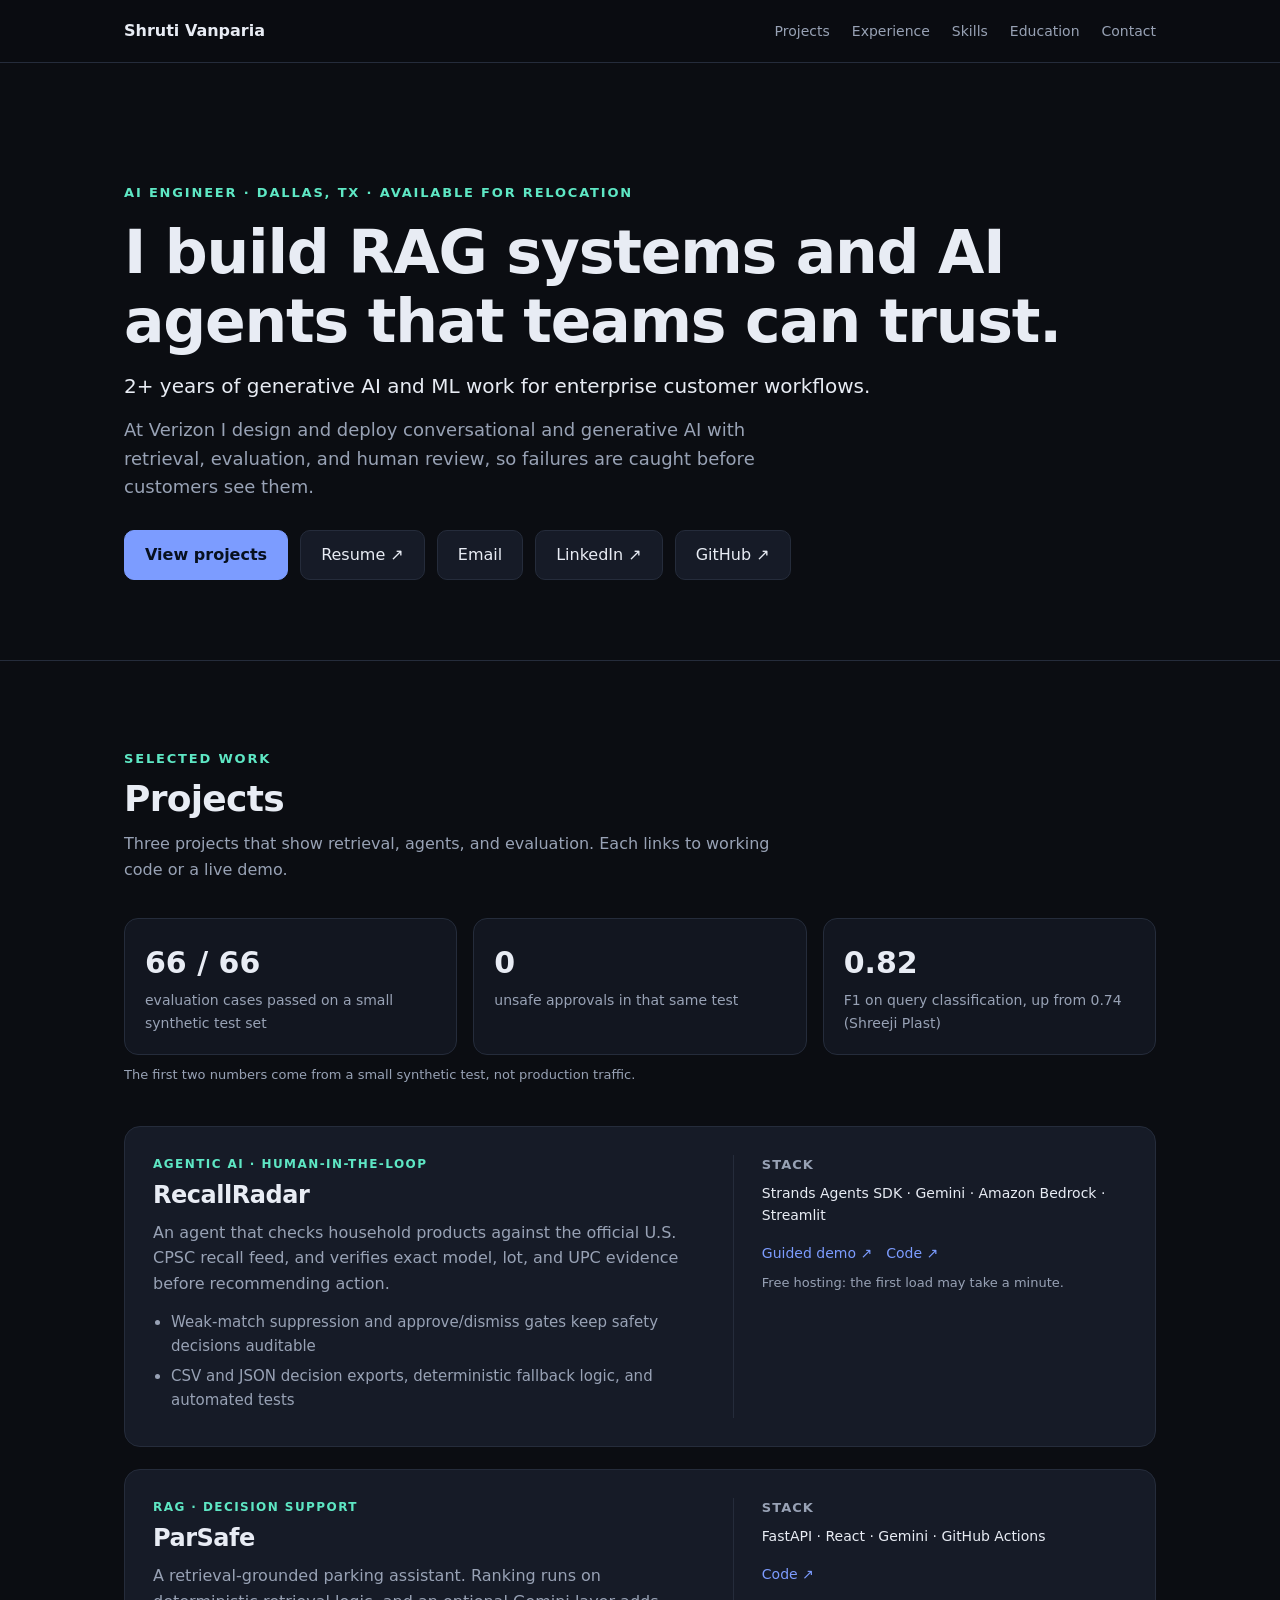
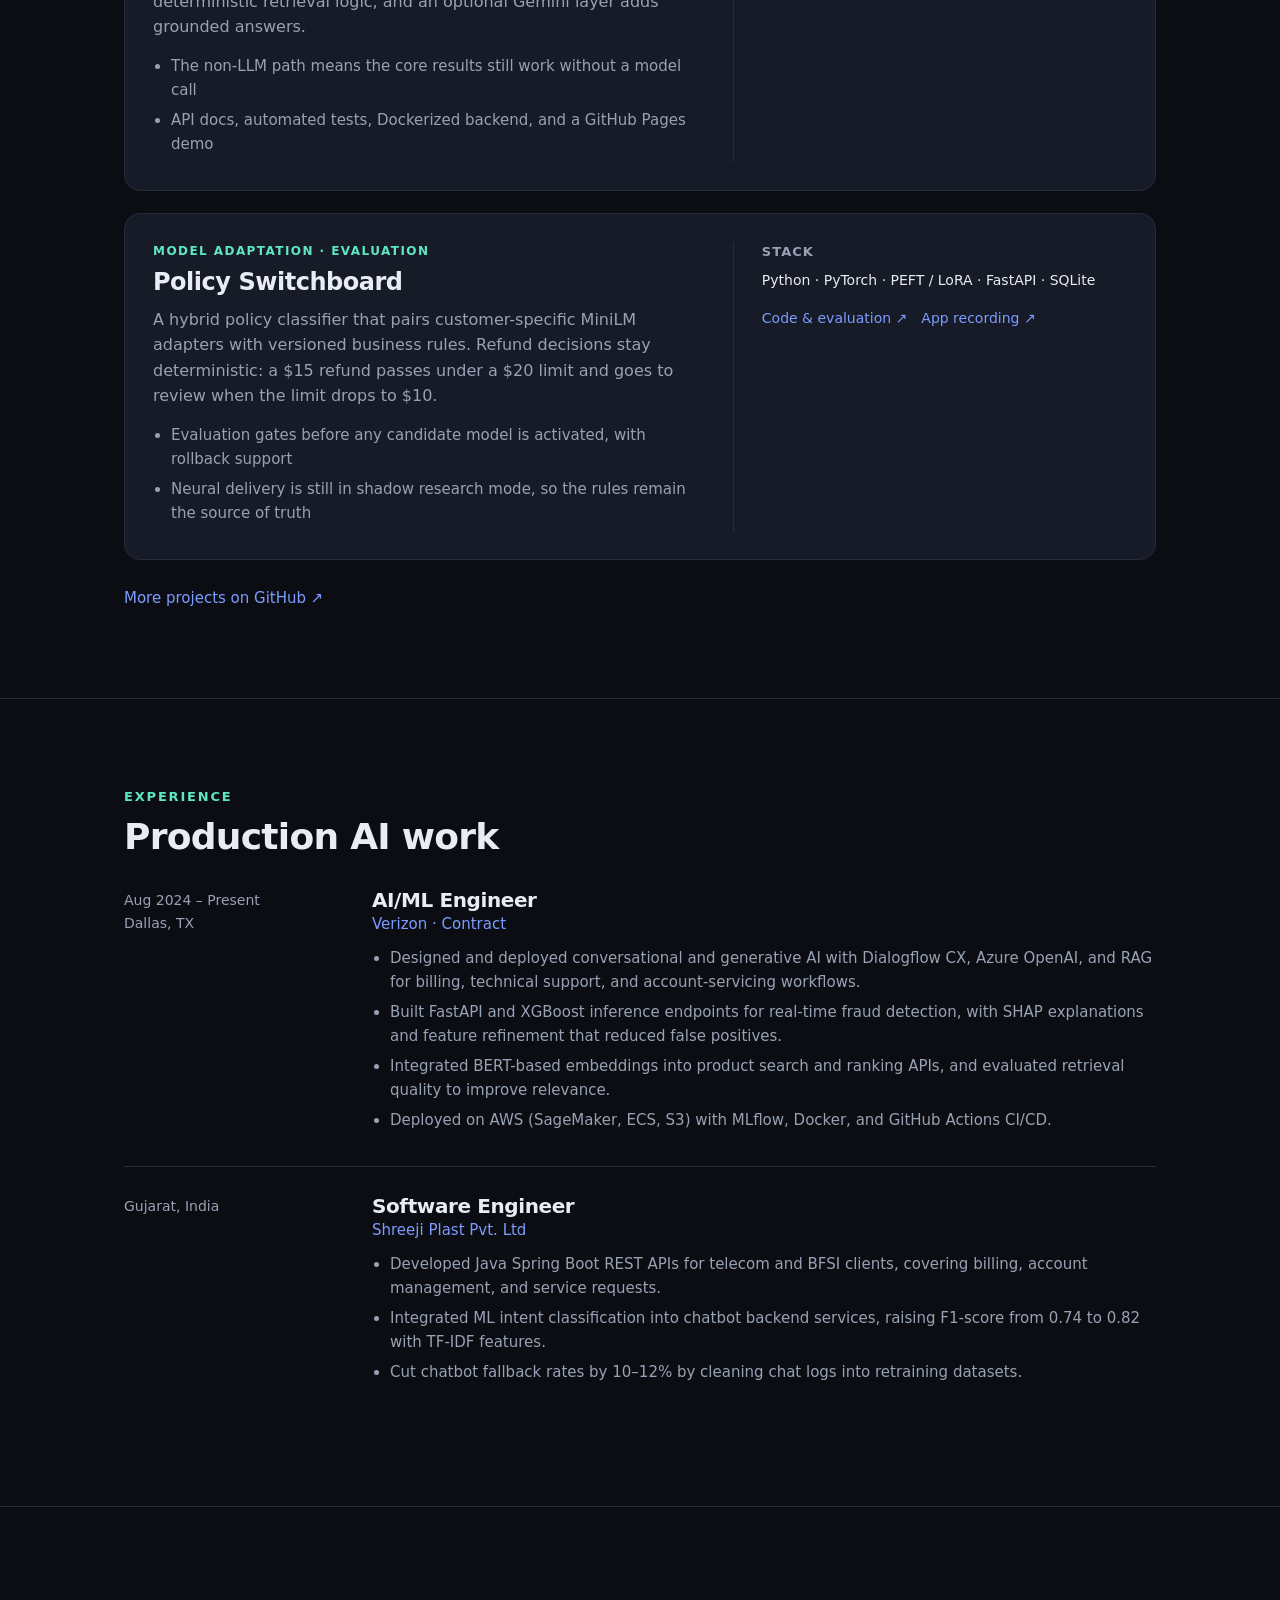
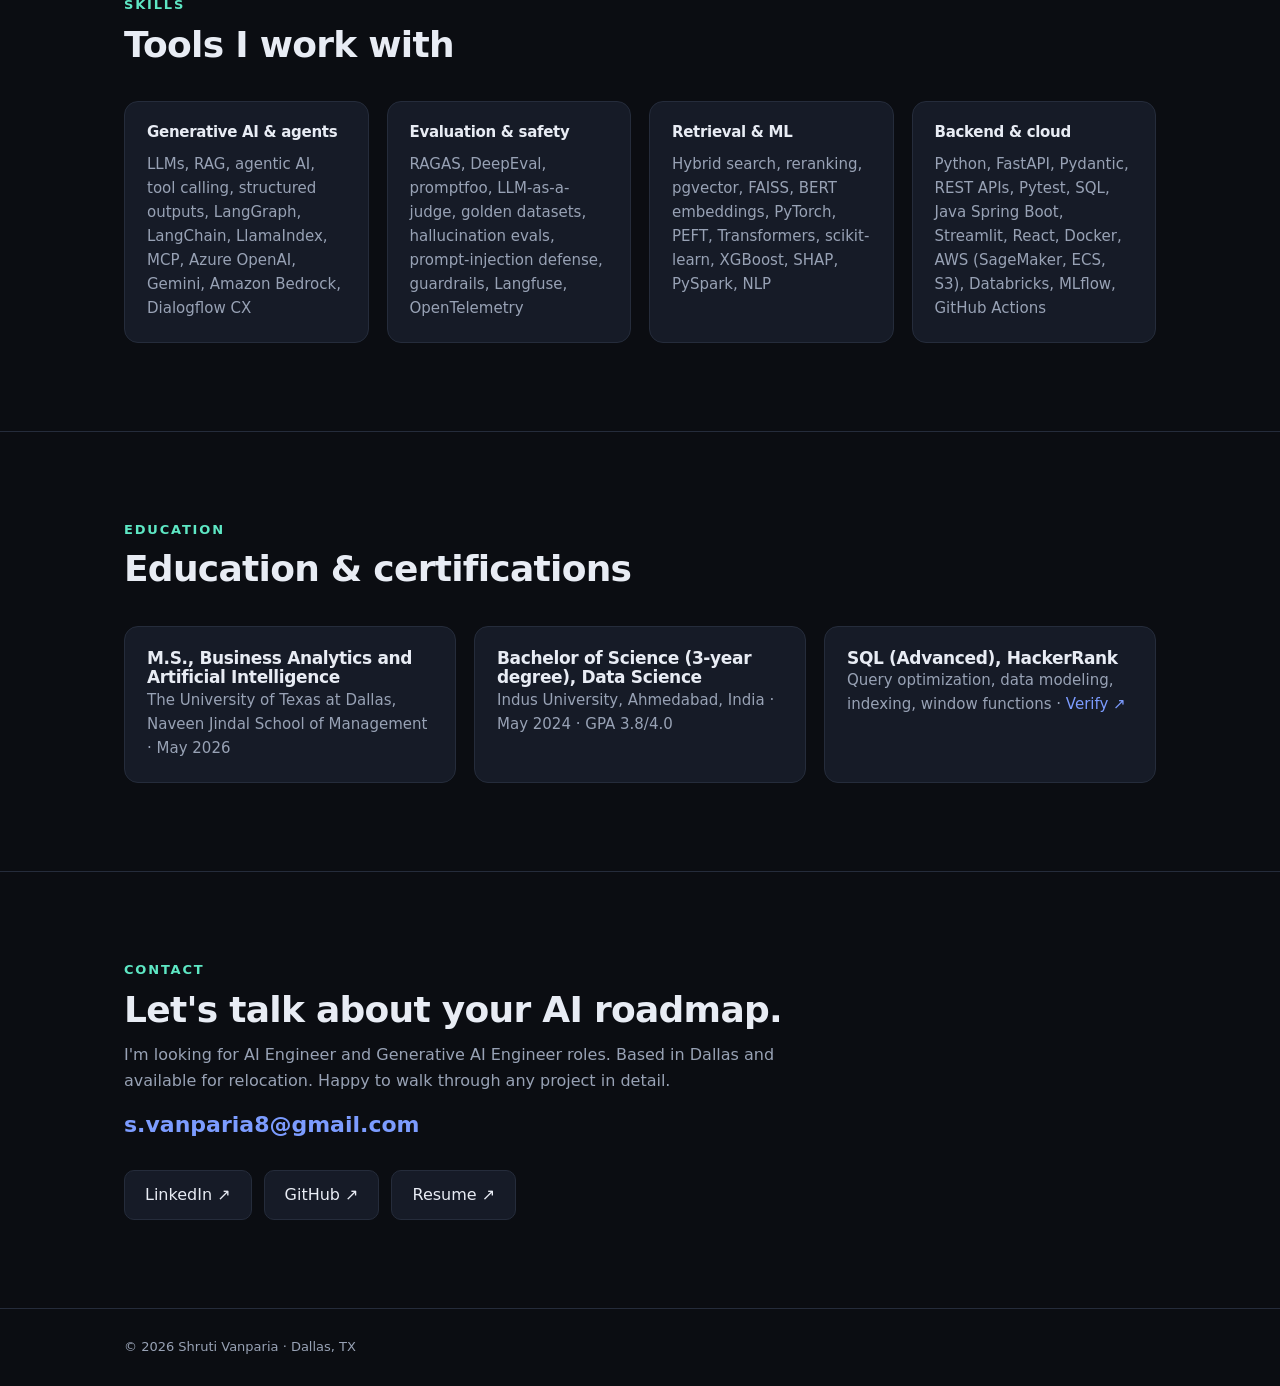
<file: index.html>
<!doctype html>
<html lang="en">
<head>
<meta charset="utf-8">
<meta name="viewport" content="width=device-width, initial-scale=1">
<title>Shruti Vanparia | AI Engineer, RAG, Agents & LLM Evaluation</title>
<meta name="description" content="Shruti Vanparia is an AI Engineer in Dallas, TX, building RAG systems, AI agents, and LLM evaluation for enterprise workflows. Available for relocation.">
<meta property="og:title" content="Shruti Vanparia | AI Engineer">
<meta property="og:description" content="RAG systems, AI agents, and LLM evaluation for enterprise workflows.">
<style>
  :root { --bg:#0b0d12; --surface:#121620; --card:#161b27; --line:#252c3b; --text:#e8ecf4; --muted:#98a2b5; --accent:#7c9cff; --accent2:#5ee7c4; --max:1080px; }
  * { box-sizing:border-box; margin:0; padding:0; }
  html { scroll-behavior:smooth; scroll-padding-top:80px; }
  body { background:var(--bg); color:var(--text); font:16px/1.6 system-ui,-apple-system,"Segoe UI",Inter,sans-serif; }
  a { color:var(--accent); text-decoration:none; }
  a:hover { text-decoration:underline; }
  .wrap { max-width:var(--max); margin:0 auto; padding:0 24px; }
  section { padding:88px 0; }
  .eyebrow { color:var(--accent2); font-size:13px; letter-spacing:.14em; text-transform:uppercase; font-weight:600; }
  h1,h2,h3 { line-height:1.15; letter-spacing:-.02em; }
  h2 { font-size:clamp(28px,3.4vw,36px); margin:8px 0 12px; }
  .lead { color:var(--muted); max-width:680px; }
  .muted { color:var(--muted); }
  .divider { border-top:1px solid var(--line); }

  nav { position:sticky; top:0; z-index:20; background:rgba(11,13,18,.88); backdrop-filter:blur(10px); border-bottom:1px solid var(--line); }
  nav .wrap { display:flex; align-items:center; justify-content:space-between; height:62px; }
  nav .name { font-weight:700; color:var(--text); }
  nav ul { display:flex; gap:22px; list-style:none; font-size:14px; }
  nav ul a { color:var(--muted); }
  nav ul a:hover { color:var(--text); text-decoration:none; }
  @media (max-width:640px) { nav ul { display:none; } }

  .btns { display:flex; gap:12px; flex-wrap:wrap; margin-top:28px; }
  .btn { display:inline-flex; align-items:center; gap:8px; padding:11px 20px; border-radius:10px; border:1px solid var(--line); color:var(--text); background:var(--card); font-weight:500; transition:border-color .2s, transform .2s; }
  .btn:hover { border-color:var(--accent); transform:translateY(-1px); text-decoration:none; }
  .btn.primary { background:var(--accent); border-color:var(--accent); color:#07101f; font-weight:600; }
  .btn.primary:hover { background:#91aeff; }

  .hero { padding:120px 0 80px; }
  .hero h1 { font-size:clamp(38px,5.6vw,60px); margin:14px 0 14px; }
  .hero .role { font-size:clamp(17px,2vw,20px); color:var(--text); }
  .hero .sub { margin-top:14px; max-width:680px; color:var(--muted); font-size:18px; }

  .metrics { display:grid; grid-template-columns:repeat(auto-fit,minmax(220px,1fr)); gap:16px; margin-top:36px; }
  .metric { background:var(--surface); border:1px solid var(--line); border-radius:14px; padding:20px; }
  .metric .val { font-size:30px; font-weight:700; }
  .metric .lbl { font-size:14px; color:var(--muted); margin-top:2px; }
  .metric-note { font-size:13px; color:var(--muted); margin-top:10px; }

  .projects { display:grid; gap:22px; margin-top:40px; }
  .project { background:var(--card); border:1px solid var(--line); border-radius:16px; padding:28px; display:grid; grid-template-columns:1.4fr 1fr; gap:28px; }
  @media (max-width:800px) { .project { grid-template-columns:1fr; } }
  .project .tag { color:var(--accent2); font-size:12px; letter-spacing:.12em; text-transform:uppercase; font-weight:600; }
  .project h3 { font-size:24px; margin:8px 0 10px; }
  .project .problem { color:var(--muted); }
  .project ul { margin:14px 0 0 18px; color:var(--muted); font-size:15px; }
  .project li { margin-bottom:6px; }
  .project .side { border-left:1px solid var(--line); padding-left:28px; }
  @media (max-width:800px) { .project .side { border-left:0; padding-left:0; border-top:1px solid var(--line); padding-top:20px; } }
  .project .side h4 { font-size:13px; color:var(--muted); font-weight:600; text-transform:uppercase; letter-spacing:.08em; margin-bottom:6px; }
  .project .stack { font-size:14px; margin-bottom:16px; }
  .project .links { display:flex; gap:14px; flex-wrap:wrap; font-size:14px; }
  .note { font-size:13px; color:var(--muted); margin-top:8px; }
  .more { margin-top:26px; font-size:15px; }

  .job { display:grid; grid-template-columns:220px 1fr; gap:28px; padding:28px 0; border-top:1px solid var(--line); }
  .job:first-child { border-top:0; padding-top:0; }
  @media (max-width:720px) { .job { grid-template-columns:1fr; gap:8px; } }
  .job .when { color:var(--muted); font-size:14px; }
  .job h3 { font-size:20px; }
  .job .org { color:var(--accent); font-size:15px; margin-bottom:10px; }
  .job ul { margin-left:18px; color:var(--muted); font-size:15px; }
  .job li { margin-bottom:6px; }

  .skill-groups { display:grid; grid-template-columns:repeat(auto-fit,minmax(240px,1fr)); gap:18px; margin-top:36px; }
  .skill-group { background:var(--card); border:1px solid var(--line); border-radius:14px; padding:22px; }
  .skill-group h3 { font-size:15px; margin-bottom:10px; }
  .skill-group p { color:var(--muted); font-size:15px; }

  .edu { display:grid; grid-template-columns:repeat(auto-fit,minmax(280px,1fr)); gap:18px; margin-top:36px; }
  .edu .card { background:var(--card); border:1px solid var(--line); border-radius:14px; padding:22px; }
  .edu h3 { font-size:17px; }
  .edu p { color:var(--muted); font-size:15px; }

  .contact .email { font-size:22px; font-weight:600; display:inline-block; margin-top:14px; }
  footer { border-top:1px solid var(--line); padding:28px 0; color:var(--muted); font-size:13px; }

  .reveal { opacity:0; transform:translateY(16px); transition:opacity .6s ease, transform .6s ease; }
  .reveal.in { opacity:1; transform:none; }
  @media (prefers-reduced-motion:reduce) { .reveal { opacity:1; transform:none; transition:none; } html { scroll-behavior:auto; } }
</style>
</head>
<body>

<nav>
  <div class="wrap">
    <a class="name" href="#top">Shruti Vanparia</a>
    <ul>
      <li><a href="#projects">Projects</a></li>
      <li><a href="#experience">Experience</a></li>
      <li><a href="#skills">Skills</a></li>
      <li><a href="#education">Education</a></li>
      <li><a href="#contact">Contact</a></li>
    </ul>
  </div>
</nav>

<header class="hero" id="top">
  <div class="wrap">
    <div class="eyebrow">AI Engineer · Dallas, TX · Available for relocation</div>
    <h1>I build RAG systems and AI agents that teams can trust.</h1>
    <p class="role">2+ years of generative AI and ML work for enterprise customer workflows.</p>
    <p class="sub">At Verizon I design and deploy conversational and generative AI with retrieval, evaluation, and human review, so failures are caught before customers see them.</p>
    <div class="btns">
      <a class="btn primary" href="#projects">View projects</a>
      <a class="btn" href="https://shrutivan17.github.io/portfolio/Shruti_Vanparia_Resume.pdf" target="_blank" rel="noopener">Resume ↗</a>
      <a class="btn" href="mailto:s.vanparia8@gmail.com">Email</a>
      <a class="btn" href="https://www.linkedin.com/in/shruti-17s/" target="_blank" rel="noopener">LinkedIn ↗</a>
      <a class="btn" href="https://github.com/ShrutiVan17" target="_blank" rel="noopener">GitHub ↗</a>
    </div>
  </div>
</header>

<section id="projects" class="divider">
  <div class="wrap">
    <div class="eyebrow reveal">Selected work</div>
    <h2 class="reveal">Projects</h2>
    <p class="lead reveal">Three projects that show retrieval, agents, and evaluation. Each links to working code or a live demo.</p>

    <div class="metrics reveal">
      <div class="metric"><div class="val">66 / 66</div><div class="lbl">evaluation cases passed on a small synthetic test set</div></div>
      <div class="metric"><div class="val">0</div><div class="lbl">unsafe approvals in that same test</div></div>
      <div class="metric"><div class="val">0.82</div><div class="lbl">F1 on query classification, up from 0.74 (Shreeji Plast)</div></div>
    </div>
    <p class="metric-note reveal">The first two numbers come from a small synthetic test, not production traffic.</p>

    <div class="projects">
      <article class="project reveal">
        <div>
          <div class="tag">Agentic AI · Human-in-the-loop</div>
          <h3>RecallRadar</h3>
          <p class="problem">An agent that checks household products against the official U.S. CPSC recall feed, and verifies exact model, lot, and UPC evidence before recommending action.</p>
          <ul>
            <li>Weak-match suppression and approve/dismiss gates keep safety decisions auditable</li>
            <li>CSV and JSON decision exports, deterministic fallback logic, and automated tests</li>
          </ul>
        </div>
        <div class="side">
          <h4>Stack</h4>
          <p class="stack">Strands Agents SDK · Gemini · Amazon Bedrock · Streamlit</p>
          <div class="links">
            <a href="https://recallradar-ofegn2yso5jbkc3tpgejhm.streamlit.app/" target="_blank" rel="noopener">Guided demo ↗</a>
            <a href="https://github.com/ShrutiVan17/RecallRadar" target="_blank" rel="noopener">Code ↗</a>
          </div>
          <p class="note">Free hosting: the first load may take a minute.</p>
        </div>
      </article>

      <article class="project reveal">
        <div>
          <div class="tag">RAG · Decision support</div>
          <h3>ParSafe</h3>
          <p class="problem">A retrieval-grounded parking assistant. Ranking runs on deterministic retrieval logic, and an optional Gemini layer adds grounded answers.</p>
          <ul>
            <li>The non-LLM path means the core results still work without a model call</li>
            <li>API docs, automated tests, Dockerized backend, and a GitHub Pages demo</li>
          </ul>
        </div>
        <div class="side">
          <h4>Stack</h4>
          <p class="stack">FastAPI · React · Gemini · GitHub Actions</p>
          <div class="links"><a href="https://github.com/ShrutiVan17/parsafe" target="_blank" rel="noopener">Code ↗</a></div>
        </div>
      </article>

      <article class="project reveal">
        <div>
          <div class="tag">Model adaptation · Evaluation</div>
          <h3>Policy Switchboard</h3>
          <p class="problem">A hybrid policy classifier that pairs customer-specific MiniLM adapters with versioned business rules. Refund decisions stay deterministic: a $15 refund passes under a $20 limit and goes to review when the limit drops to $10.</p>
          <ul>
            <li>Evaluation gates before any candidate model is activated, with rollback support</li>
            <li>Neural delivery is still in shadow research mode, so the rules remain the source of truth</li>
          </ul>
        </div>
        <div class="side">
          <h4>Stack</h4>
          <p class="stack">Python · PyTorch · PEFT / LoRA · FastAPI · SQLite</p>
          <div class="links">
            <a href="https://github.com/ShrutiVan17/policy-switchboard" target="_blank" rel="noopener">Code & evaluation ↗</a>
            <a href="https://github.com/ShrutiVan17/policy-switchboard/blob/main/docs/assets/app-demo.gif" target="_blank" rel="noopener">App recording ↗</a>
          </div>
        </div>
      </article>
    </div>

    <p class="more reveal"><a href="https://github.com/ShrutiVan17" target="_blank" rel="noopener">More projects on GitHub ↗</a></p>
  </div>
</section>

<section id="experience" class="divider">
  <div class="wrap">
    <div class="eyebrow reveal">Experience</div>
    <h2 class="reveal">Production AI work</h2>

    <div class="reveal" style="margin-top:32px">
      <div class="job">
        <div>
          <div class="when">Aug 2024 – Present</div>
          <div class="muted" style="font-size:14px">Dallas, TX</div>
        </div>
        <div>
          <h3>AI/ML Engineer</h3>
          <div class="org">Verizon · Contract</div>
          <ul>
            <li>Designed and deployed conversational and generative AI with Dialogflow CX, Azure OpenAI, and RAG for billing, technical support, and account-servicing workflows.</li>
            <li>Built FastAPI and XGBoost inference endpoints for real-time fraud detection, with SHAP explanations and feature refinement that reduced false positives.</li>
            <li>Integrated BERT-based embeddings into product search and ranking APIs, and evaluated retrieval quality to improve relevance.</li>
            <li>Deployed on AWS (SageMaker, ECS, S3) with MLflow, Docker, and GitHub Actions CI/CD.</li>
          </ul>
        </div>
      </div>

      <div class="job">
        <div>
          <div class="when">Gujarat, India</div>
        </div>
        <div>
          <h3>Software Engineer</h3>
          <div class="org">Shreeji Plast Pvt. Ltd</div>
          <ul>
            <li>Developed Java Spring Boot REST APIs for telecom and BFSI clients, covering billing, account management, and service requests.</li>
            <li>Integrated ML intent classification into chatbot backend services, raising F1-score from 0.74 to 0.82 with TF-IDF features.</li>
            <li>Cut chatbot fallback rates by 10–12% by cleaning chat logs into retraining datasets.</li>
          </ul>
        </div>
      </div>
    </div>
  </div>
</section>

<section id="skills" class="divider">
  <div class="wrap">
    <div class="eyebrow reveal">Skills</div>
    <h2 class="reveal">Tools I work with</h2>
    <div class="skill-groups reveal">
      <div class="skill-group">
        <h3>Generative AI & agents</h3>
        <p>LLMs, RAG, agentic AI, tool calling, structured outputs, LangGraph, LangChain, LlamaIndex, MCP, Azure OpenAI, Gemini, Amazon Bedrock, Dialogflow CX</p>
      </div>
      <div class="skill-group">
        <h3>Evaluation & safety</h3>
        <p>RAGAS, DeepEval, promptfoo, LLM-as-a-judge, golden datasets, hallucination evals, prompt-injection defense, guardrails, Langfuse, OpenTelemetry</p>
      </div>
      <div class="skill-group">
        <h3>Retrieval & ML</h3>
        <p>Hybrid search, reranking, pgvector, FAISS, BERT embeddings, PyTorch, PEFT, Transformers, scikit-learn, XGBoost, SHAP, PySpark, NLP</p>
      </div>
      <div class="skill-group">
        <h3>Backend & cloud</h3>
        <p>Python, FastAPI, Pydantic, REST APIs, Pytest, SQL, Java Spring Boot, Streamlit, React, Docker, AWS (SageMaker, ECS, S3), Databricks, MLflow, GitHub Actions</p>
      </div>
    </div>
  </div>
</section>

<section id="education" class="divider">
  <div class="wrap">
    <div class="eyebrow reveal">Education</div>
    <h2 class="reveal">Education & certifications</h2>
    <div class="edu reveal">
      <div class="card">
        <h3>M.S., Business Analytics and Artificial Intelligence</h3>
        <p>The University of Texas at Dallas, Naveen Jindal School of Management · May 2026</p>
      </div>
      <div class="card">
        <h3>Bachelor of Science (3-year degree), Data Science</h3>
        <p>Indus University, Ahmedabad, India · May 2024 · GPA 3.8/4.0</p>
      </div>
      <div class="card">
        <h3>SQL (Advanced), HackerRank</h3>
        <p>Query optimization, data modeling, indexing, window functions · <a href="https://www.hackerrank.com/certificates/7d32e3d29607" target="_blank" rel="noopener">Verify ↗</a></p>
      </div>
    </div>
  </div>
</section>

<section id="contact" class="divider contact">
  <div class="wrap">
    <div class="eyebrow reveal">Contact</div>
    <h2 class="reveal">Let's talk about your AI roadmap.</h2>
    <p class="lead reveal">I'm looking for AI Engineer and Generative AI Engineer roles. Based in Dallas and available for relocation. Happy to walk through any project in detail.</p>
    <a class="email reveal" href="mailto:s.vanparia8@gmail.com">s.vanparia8@gmail.com</a>
    <div class="btns reveal">
      <a class="btn" href="https://www.linkedin.com/in/shruti-17s/" target="_blank" rel="noopener">LinkedIn ↗</a>
      <a class="btn" href="https://github.com/ShrutiVan17" target="_blank" rel="noopener">GitHub ↗</a>
      <a class="btn" href="https://shrutivan17.github.io/portfolio/Shruti_Vanparia_Resume.pdf" target="_blank" rel="noopener">Resume ↗</a>
    </div>
  </div>
</section>

<footer>
  <div class="wrap">© 2026 Shruti Vanparia · Dallas, TX</div>
</footer>

<script>
  const io = new IntersectionObserver(entries => {
    entries.forEach(e => { if (e.isIntersecting) { e.target.classList.add('in'); io.unobserve(e.target); } });
  }, { threshold: 0.12 });
  document.querySelectorAll('.reveal').forEach(el => io.observe(el));
</script>
</body>
</html>
</file>
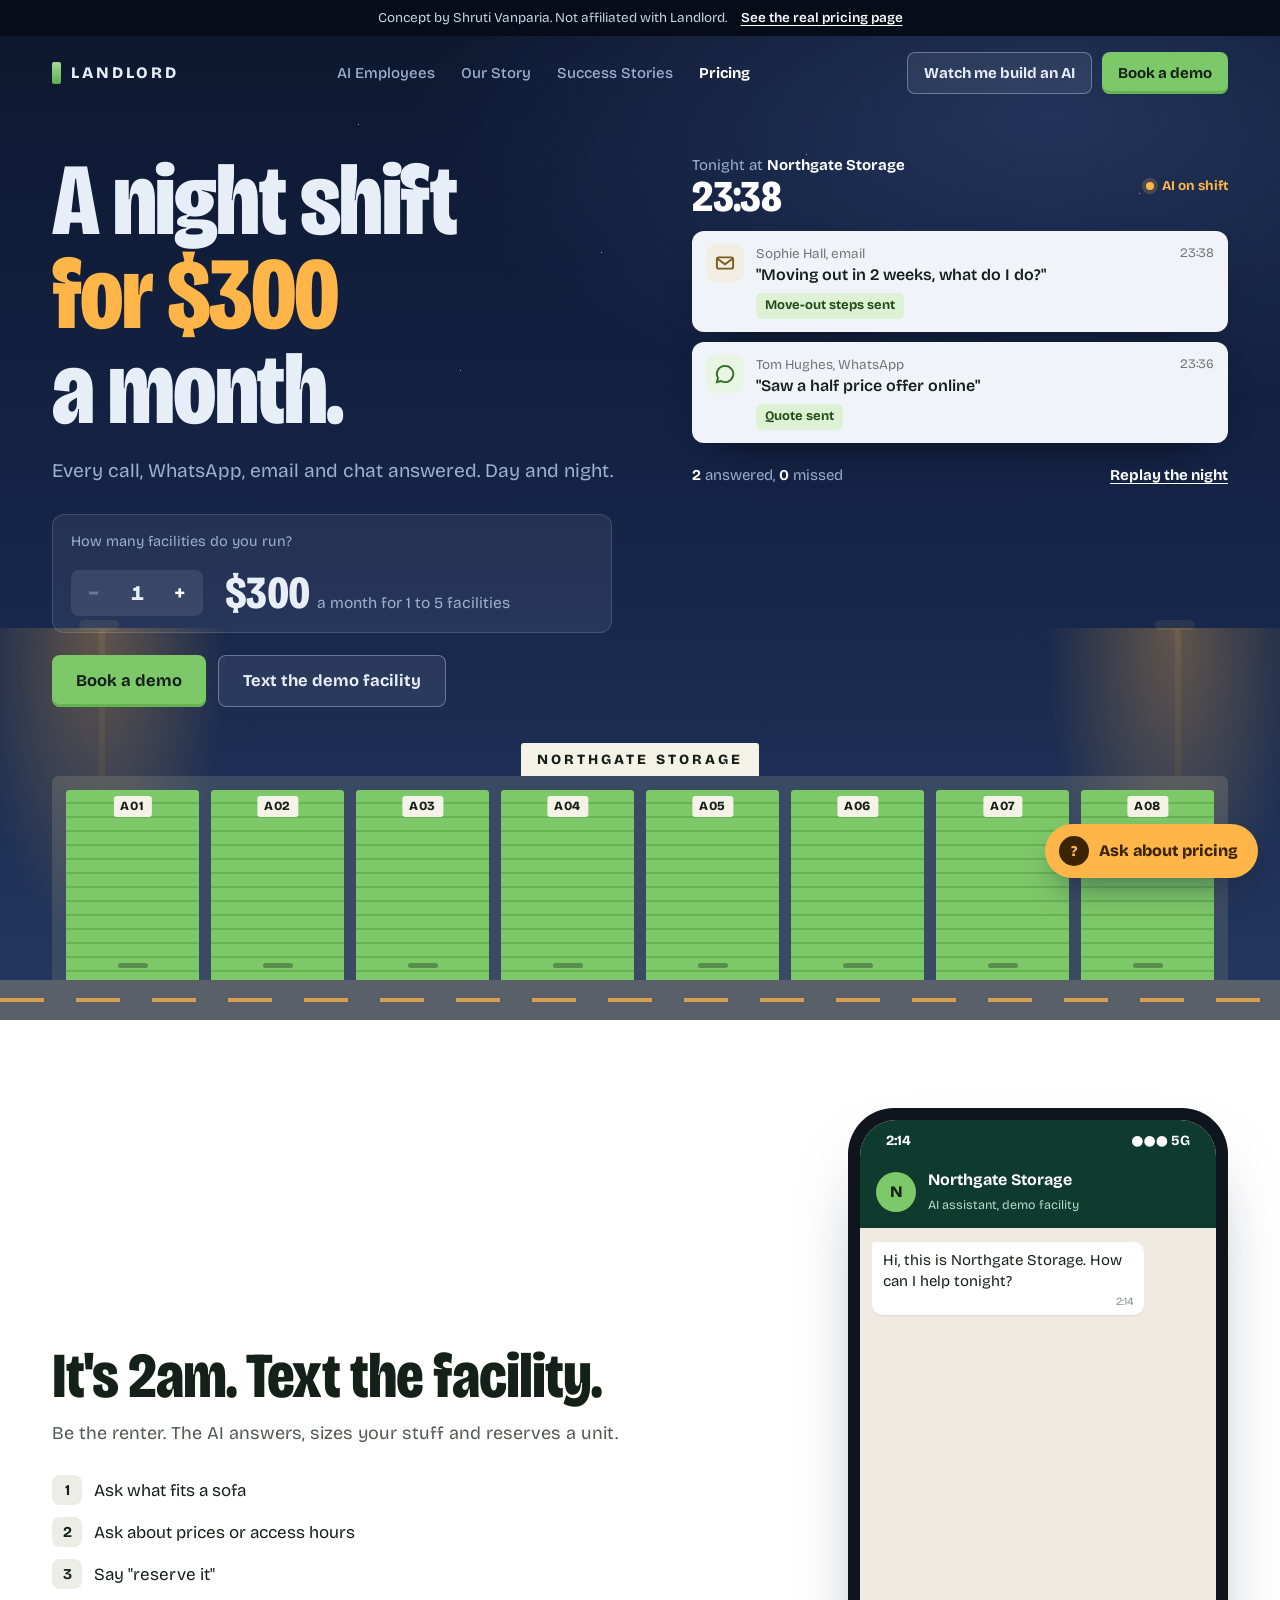
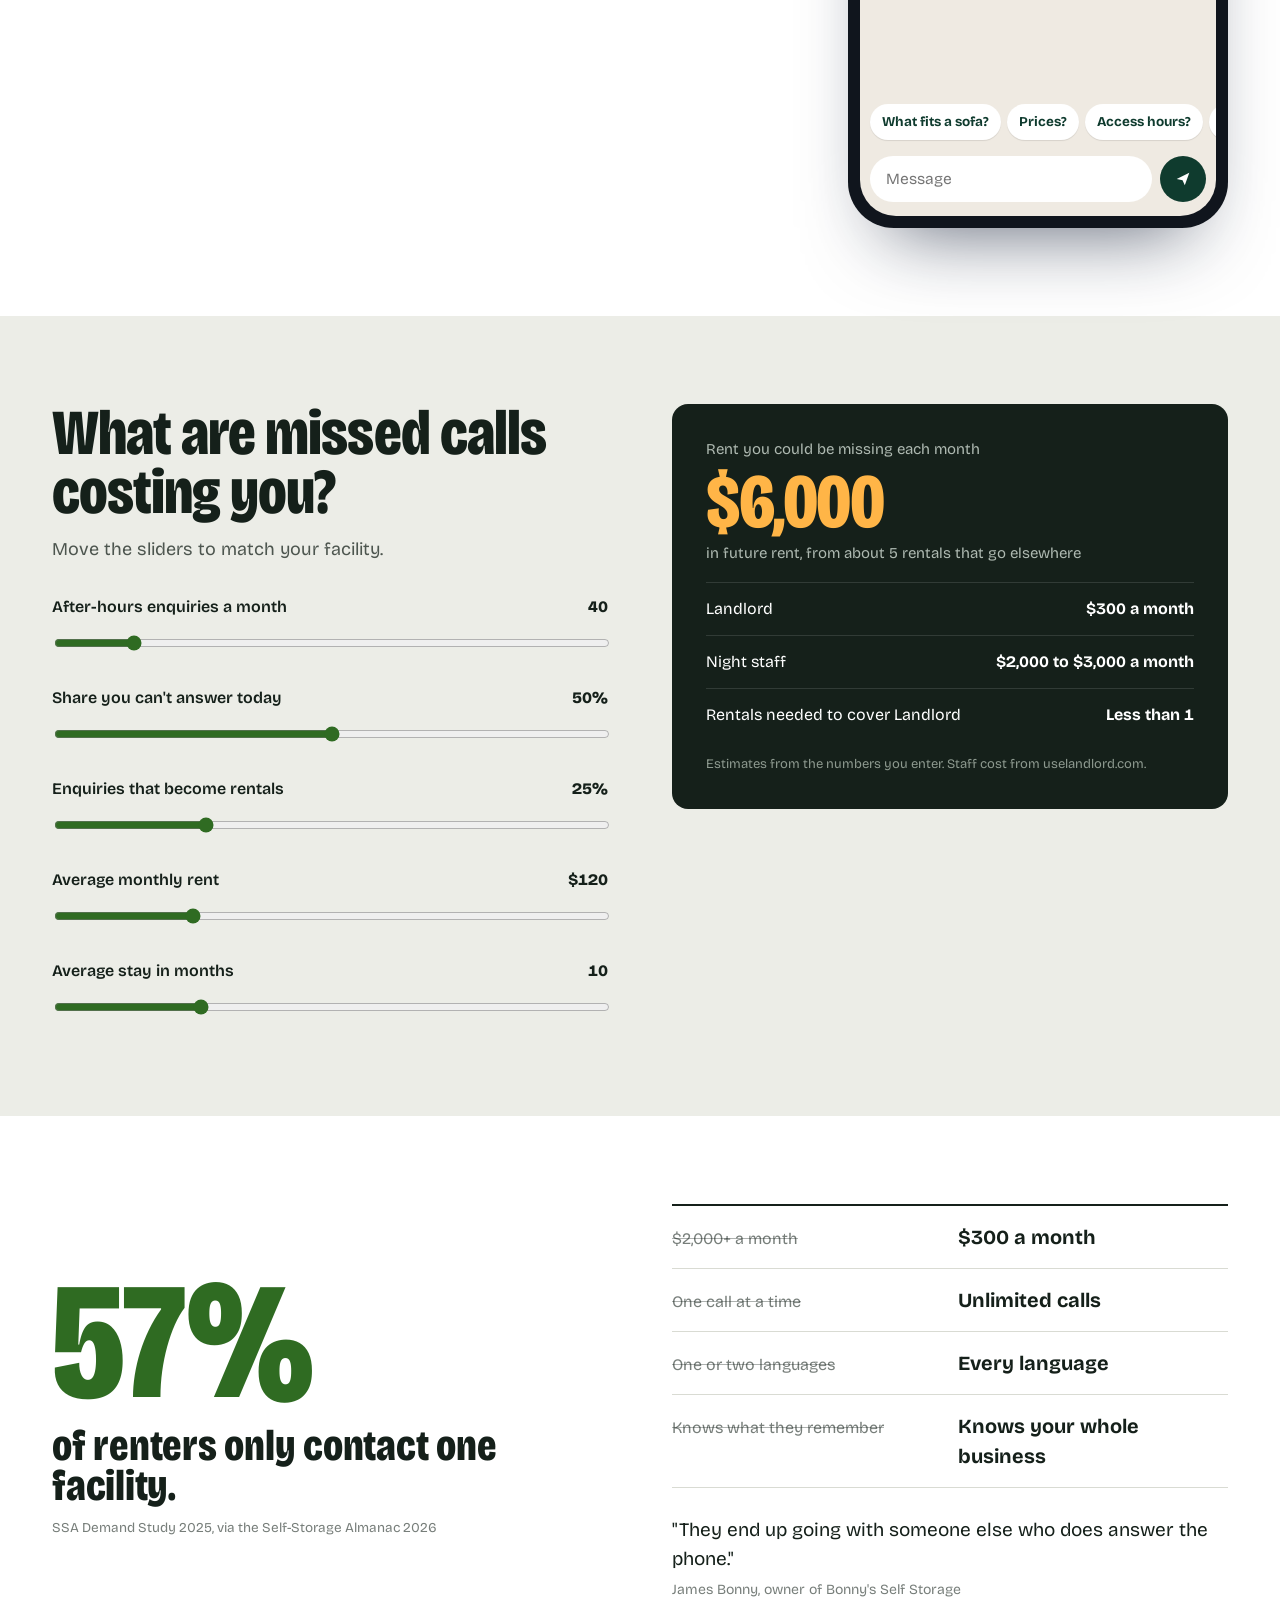
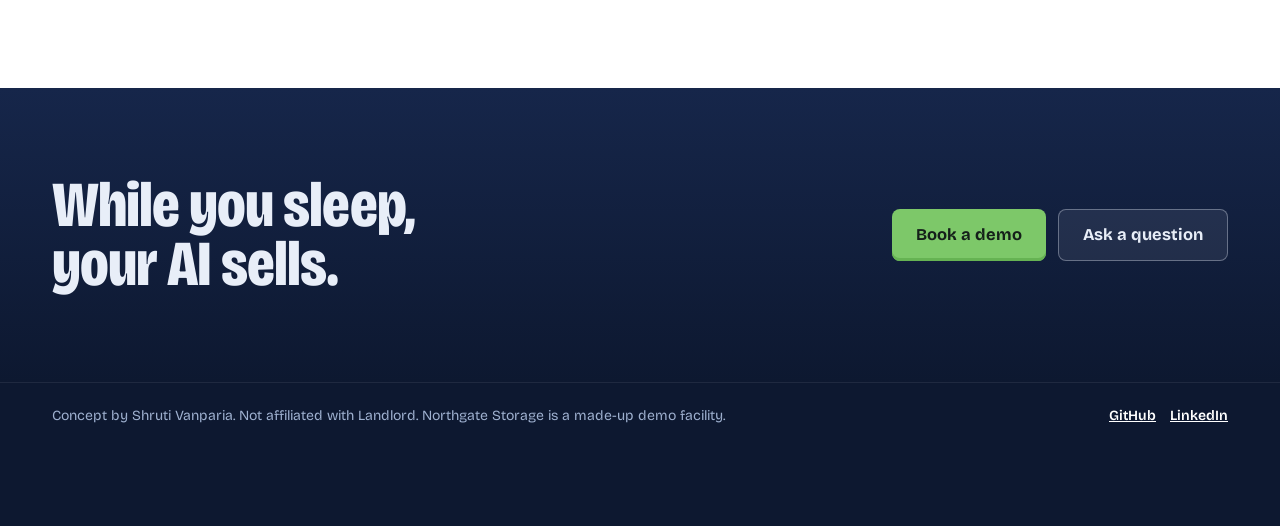
<file: landlord/index.html>
<!DOCTYPE html>
<html lang="en">
<head>
<meta charset="utf-8">
<meta name="viewport" content="width=device-width, initial-scale=1">
<title>Landlord pricing redesign concept by Shruti Vanparia</title>
<meta name="description" content="An unofficial redesign concept of the Landlord pricing page, designed and built by Shruti Vanparia.">
<link rel="preconnect" href="https://fonts.googleapis.com">
<link rel="preconnect" href="https://fonts.gstatic.com" crossorigin>
<link href="https://fonts.googleapis.com/css2?family=Bricolage+Grotesque:opsz,wdth,wght@12..96,75..100,300..800&display=swap" rel="stylesheet">
<style>
  /*
    Tokens
    sky-top #0D1830, sky-low #24395F   the facility at night
    lamp    #FFB547                     sodium streetlight, used for "something just happened"
    door    #7DC869 / #66B353           Landlord green, as roll-up doors
    concrete #ECEDE7                    daytime sections
    ink     #15201A
    Type: Bricolage Grotesque, condensed and heavy for display, normal width for reading.
  */
  :root {
    --sky-top: #0D1830; --sky-low: #24395F; --sky-text: #E8EEF8; --sky-muted: #9EB0CF;
    --lamp: #FFB547; --door: #7DC869; --door-shade: #66B353; --deep: #2F6B22;
    --concrete: #ECEDE7; --concrete-2: #D9DBD3; --ink: #15201A; --ink-2: rgba(21,32,26,.74); --ink-3: rgba(21,32,26,.58);
  }
  * { box-sizing: border-box; }
  html { -webkit-text-size-adjust: 100%; scroll-behavior: smooth; }
  @media (prefers-reduced-motion: reduce) { html { scroll-behavior: auto; } }
  body { margin: 0; font-family: "Bricolage Grotesque", system-ui, -apple-system, "Segoe UI", Roboto, Arial, sans-serif; color: var(--ink); background: var(--concrete); line-height: 1.5; }
  h1, h2, h3, p { margin: 0; }
  a { color: inherit; }
  button, input { font: inherit; }
  :focus-visible { outline: 3px solid var(--lamp); outline-offset: 3px; border-radius: 6px; }
  .wrap { max-width: 1240px; margin: 0 auto; padding: 0 32px; }
  .sr-only { position: absolute; width: 1px; height: 1px; overflow: hidden; clip: rect(0 0 0 0); white-space: nowrap; }
  .disp { font-stretch: 78%; font-variation-settings: "wdth" 78; font-weight: 800; letter-spacing: -0.015em; line-height: 0.92; }

  .btn { display: inline-flex; align-items: center; justify-content: center; gap: 10px; min-height: 52px; padding: 0 24px; border-radius: 8px; font-weight: 700; font-size: 16.5px; text-decoration: none; cursor: pointer; border: 0; white-space: nowrap; }
  .btn-door { background: var(--door); color: var(--ink); box-shadow: inset 0 -3px 0 var(--door-shade); }
  .btn-door:hover { background: #8DD27A; }
  .btn-ghost { background: rgba(232,238,248,.08); color: var(--sky-text); border: 1.5px solid rgba(232,238,248,.35); }
  .btn-ghost:hover { background: rgba(232,238,248,.16); }
  .btn-ink { background: var(--ink); color: #fff; }
  .btn-line { background: transparent; color: var(--ink); border: 2px solid var(--ink); }

  /* Concept notice */
  .concept { background: #060C18; color: #C5D0E4; font-size: 13.5px; }
  .concept .wrap { display: flex; flex-wrap: wrap; gap: 4px 14px; justify-content: center; padding-top: 8px; padding-bottom: 8px; text-align: center; }
  .concept a { color: #fff; font-weight: 600; text-underline-offset: 3px; }

  /* ===== Night hero ===== */
  .night { position: relative; overflow: hidden; color: var(--sky-text); background:
      radial-gradient(900px 420px at 82% 8%, rgba(70,100,160,.35), transparent 70%),
      linear-gradient(180deg, var(--sky-top) 0%, #16264A 55%, var(--sky-low) 100%); }
  .stars { position: absolute; inset: 0; pointer-events: none; background-image:
      radial-gradient(1.4px 1.4px at 12% 18%, #fff 50%, transparent 51%), radial-gradient(1px 1px at 28% 9%, #fff 50%, transparent 51%),
      radial-gradient(1.2px 1.2px at 47% 22%, #fff 50%, transparent 51%), radial-gradient(1px 1px at 63% 12%, #fff 50%, transparent 51%),
      radial-gradient(1.4px 1.4px at 74% 30%, #fff 50%, transparent 51%), radial-gradient(1px 1px at 89% 16%, #fff 50%, transparent 51%),
      radial-gradient(1px 1px at 36% 34%, #fff 50%, transparent 51%), radial-gradient(1.2px 1.2px at 6% 38%, #fff 50%, transparent 51%);
    opacity: .55; }
  .moon { position: absolute; right: 1.6%; top: 96px; width: 54px; height: 54px; border-radius: 50%; background: #F3EBD3; box-shadow: 0 0 60px 10px rgba(243,235,211,.18); }
  .moon::after { content: ""; position: absolute; inset: -2px -2px 0 14px; border-radius: 50%; background: #1A2B50; }

  header.site { position: relative; z-index: 5; }
  header.site .wrap { height: 74px; display: flex; align-items: center; justify-content: space-between; gap: 20px; }
  .wordmark { display: inline-flex; align-items: center; gap: 10px; font-weight: 800; letter-spacing: 0.18em; text-transform: uppercase; font-size: 16px; text-decoration: none; }
  .wordmark i { width: 9px; height: 22px; border-radius: 2px; background: linear-gradient(180deg, #A6DB97, #5FAF4B); }
  nav.main { display: flex; gap: 2px; font-size: 15px; font-weight: 500; }
  nav.main a { text-decoration: none; padding: 8px 12px; border-radius: 8px; color: var(--sky-muted); }
  nav.main a:hover { color: #fff; }
  nav.main a[aria-current="page"] { color: #fff; font-weight: 700; }
  header.site .btn { min-height: 42px; font-size: 15px; padding: 0 16px; }

  .hero { position: relative; z-index: 2; display: grid; grid-template-columns: minmax(0, 1.05fr) minmax(0, 0.95fr); gap: 48px; align-items: start; padding-top: 44px; padding-bottom: 36px; }
  .hero h1 { font-size: clamp(58px, 8vw, 116px); }
  .hero h1 span { display: block; }
  .hero h1 .lamp { color: var(--lamp); }
  .sub { margin-top: 20px; font-size: clamp(18px, 1.5vw, 20px); color: var(--sky-muted); }

  .pricebar { margin-top: 28px; display: flex; align-items: center; gap: 18px 22px; flex-wrap: wrap; padding: 16px 18px; border-radius: 12px; background: rgba(232,238,248,.07); border: 1px solid rgba(232,238,248,.14); max-width: 560px; }
  .pricebar .q { font-size: 14.5px; color: var(--sky-muted); width: 100%; }
  .stepper { display: inline-flex; align-items: center; border-radius: 8px; background: rgba(232,238,248,.1); }
  .stepper button { width: 46px; height: 46px; border: 0; background: none; color: #fff; font-size: 22px; font-weight: 700; cursor: pointer; border-radius: 8px; }
  .stepper button:hover { background: rgba(232,238,248,.12); }
  .stepper button:disabled { color: rgba(232,238,248,.3); background: none; cursor: default; }
  .stepper output { min-width: 40px; text-align: center; font-size: 21px; font-weight: 800; font-variant-numeric: tabular-nums; }
  .price { display: flex; align-items: baseline; gap: 8px; }
  .price strong { font-size: 46px; }
  .price span { color: var(--sky-muted); font-size: 15.5px; }
  .ctas { display: flex; gap: 12px; flex-wrap: wrap; margin-top: 22px; }

  /* Live feed */
  .feed { position: relative; min-height: 400px; }
  .feed-head { display: flex; align-items: center; justify-content: space-between; gap: 14px; margin-bottom: 14px; }
  .feed-head .where { font-size: 15px; color: var(--sky-muted); }
  .feed-head .where b { color: #fff; font-weight: 700; }
  .clock { font-size: 44px; font-variant-numeric: tabular-nums; color: #fff; }
  .live { display: inline-flex; align-items: center; gap: 8px; font-size: 13.5px; font-weight: 700; color: var(--lamp); }
  .live i { width: 8px; height: 8px; border-radius: 50%; background: var(--lamp); box-shadow: 0 0 0 4px rgba(255,181,71,.2); }
  .toasts { list-style: none; margin: 0; padding: 0; display: grid; gap: 10px; }
  .toast { display: grid; grid-template-columns: 38px 1fr auto; gap: 12px; align-items: start; padding: 13px 14px; border-radius: 12px; background: rgba(250,252,255,.96); color: var(--ink); box-shadow: 0 18px 40px -22px rgba(0,0,0,.7); }
  .toast .ic { width: 38px; height: 38px; border-radius: 10px; display: grid; place-items: center; background: #E8F5E3; }
  .toast .ic.call { background: #E5ECFA; } .toast .ic.mail { background: #F3EEE3; }
  .toast .who { font-size: 13.5px; color: var(--ink-3); }
  .toast .said { font-size: 16px; font-weight: 600; line-height: 1.3; margin-top: 1px; }
  .toast .did { margin-top: 7px; display: inline-block; font-size: 13px; font-weight: 700; padding: 3px 9px; border-radius: 6px; background: #DDF1D5; color: #1F4D16; }
  .toast .did.hot { background: var(--lamp); color: #3A2500; }
  .toast time { font-size: 13px; color: var(--ink-3); font-variant-numeric: tabular-nums; }
  .feed-foot { margin-top: 14px; display: flex; justify-content: space-between; align-items: center; gap: 12px; flex-wrap: wrap; font-size: 15px; color: var(--sky-muted); }
  .feed-foot b { color: #fff; }
  .replay { background: none; border: 0; color: #fff; font-weight: 700; text-decoration: underline; text-underline-offset: 3px; cursor: pointer; padding: 8px 0; }
  @media (prefers-reduced-motion: no-preference) {
    .toast.enter { animation: toastIn .45s cubic-bezier(.2,.8,.2,1) both; }
    @keyframes toastIn { from { opacity: 0; transform: translateY(-10px) scale(.98); } to { opacity: 1; transform: none; } }
  }

  /* Facility */
  .facility { position: relative; z-index: 1; }
  .fascia { display: flex; justify-content: center; }
  .fascia span { background: #F5F2E8; color: var(--ink); font-weight: 800; letter-spacing: .22em; font-size: 14px; padding: 6px 16px; border-radius: 3px 3px 0 0; }
  .building { background: #3A4A63; padding: 14px 14px 0; border-radius: 6px 6px 0 0; display: grid; grid-template-columns: repeat(8, minmax(0, 1fr)); gap: 12px; position: relative; }
  .lamp-post { position: absolute; top: -150px; width: 6px; height: 150px; background: #2A3650; }
  .lamp-post::before { content: ""; position: absolute; top: -6px; left: -20px; width: 40px; height: 10px; border-radius: 6px; background: #2A3650; }
  .lamp-post::after { content: ""; position: absolute; top: 2px; left: -150px; width: 300px; height: 360px; background: radial-gradient(ellipse at 50% 0%, rgba(255,181,71,.32), transparent 62%); pointer-events: none; }
  .lamp-post.l { left: 4%; } .lamp-post.r { right: 4%; }
  .unit { position: relative; }
  .plate { position: absolute; top: 6px; left: 50%; transform: translateX(-50%); z-index: 3; background: #F5F2E8; color: var(--ink); font-weight: 800; font-size: 12.5px; letter-spacing: .06em; padding: 1px 7px; border-radius: 3px; }
  .opening { height: 190px; background: linear-gradient(180deg, #121A26, #0B1018); border-radius: 3px 3px 0 0; position: relative; overflow: hidden; }
  .door { position: absolute; left: 0; right: 0; top: 0; height: 100%; background: repeating-linear-gradient(180deg, var(--door) 0 12px, var(--door-shade) 12px 14px); transition: height 1.1s cubic-bezier(.6,.05,.3,1); }
  .door::after { content: ""; position: absolute; left: 50%; bottom: 12px; width: 30px; height: 5px; margin-left: -15px; border-radius: 3px; background: rgba(21,32,26,.35); }
  .unit.open .door { height: 22%; }
  .unit .box { position: absolute; left: 50%; bottom: 10px; transform: translateX(-50%); opacity: 0; transition: opacity .4s .8s; }
  .unit.open .box { opacity: 1; }
  .unit .flag { position: absolute; z-index: 4; left: 50%; top: 52px; transform: translateX(-50%) rotate(-3deg); background: var(--lamp); color: #3A2500; font-weight: 800; font-size: 13px; padding: 5px 9px; border-radius: 4px; white-space: nowrap; opacity: 0; transition: opacity .3s 1s; box-shadow: 0 10px 20px -10px rgba(0,0,0,.6); }
  .unit.open .flag { opacity: 1; }
  .ground { height: 40px; background: #59606A; position: relative; }
  .ground::after { content: ""; position: absolute; left: 0; right: 0; top: 18px; height: 4px; background: repeating-linear-gradient(90deg, var(--lamp) 0 44px, transparent 44px 76px); opacity: .75; }
  @media (prefers-reduced-motion: reduce) { .door, .unit .box, .unit .flag { transition: none; } }

  /* ===== Sections ===== */
  section.band { padding: 88px 0; }
  .band h2 { font-size: clamp(42px, 5vw, 72px); }
  .band .kicker { font-size: 18px; color: var(--ink-2); margin-top: 14px; max-width: 32em; }

  /* Renter demo */
  .demo { background: #fff; }
  .demo .wrap { display: grid; grid-template-columns: minmax(0, 1fr) 380px; gap: 64px; align-items: center; }
  .demo ul.points { list-style: none; padding: 0; margin: 28px 0 0; display: grid; gap: 12px; font-size: 17px; }
  .demo ul.points li { display: flex; gap: 12px; align-items: center; }
  .demo ul.points li b { display: inline-grid; place-items: center; width: 30px; height: 30px; border-radius: 8px; background: var(--concrete); font-size: 15px; }
  .phone { width: 380px; height: 720px; border-radius: 46px; background: #10151D; padding: 12px; box-shadow: 0 40px 80px -40px rgba(13,24,48,.7); position: relative; }
  .screen { width: 100%; height: 100%; border-radius: 36px; overflow: hidden; background: #EFEAE2; display: flex; flex-direction: column; }
  .p-status { height: 40px; display: flex; justify-content: space-between; align-items: center; padding: 0 26px; font-size: 14px; font-weight: 700; background: #0F3B2E; color: #fff; }
  .p-head { background: #0F3B2E; color: #fff; display: flex; align-items: center; gap: 12px; padding: 8px 16px 12px; }
  .p-av { width: 40px; height: 40px; border-radius: 50%; background: var(--door); display: grid; place-items: center; color: var(--ink); font-weight: 800; }
  .p-head b { display: block; font-size: 16px; }
  .p-head small { font-size: 12.5px; color: #B9D6C8; }
  .p-log { flex: 1; overflow-y: auto; padding: 14px 12px; display: flex; flex-direction: column; gap: 8px; }
  .m { max-width: 82%; padding: 8px 11px 6px; border-radius: 10px; font-size: 15px; line-height: 1.38; position: relative; box-shadow: 0 1px 1px rgba(0,0,0,.08); white-space: pre-wrap; }
  .m.in { background: #fff; align-self: flex-start; border-top-left-radius: 3px; }
  .m.out { background: #D7F5C8; align-self: flex-end; border-top-right-radius: 3px; }
  .m time { display: block; text-align: right; font-size: 11px; color: rgba(21,32,26,.5); margin-top: 2px; }
  .dots { display: inline-flex; gap: 4px; padding: 4px 2px; }
  .dots i { width: 7px; height: 7px; border-radius: 50%; background: #9AA39C; animation: blink 1s infinite; }
  .dots i:nth-child(2) { animation-delay: .15s; } .dots i:nth-child(3) { animation-delay: .3s; }
  @keyframes blink { 0%, 80%, 100% { opacity: .3; } 40% { opacity: 1; } }
  .m, .card-res { flex: none; }
  .card-res { align-self: flex-start; width: 82%; background: #fff; border-radius: 12px; overflow: hidden; box-shadow: 0 1px 1px rgba(0,0,0,.08); }
  .card-res .top { background: var(--lamp); color: #3A2500; font-weight: 800; padding: 8px 12px; font-size: 14px; }
  .card-res dl { margin: 0; padding: 10px 12px; display: grid; grid-template-columns: auto 1fr; gap: 4px 12px; font-size: 14px; }
  .card-res dt { color: var(--ink-3); } .card-res dd { margin: 0; font-weight: 700; }
  .card-res .pay { margin: 0 12px 12px; display: block; text-align: center; background: var(--ink); color: #fff; border-radius: 8px; padding: 9px; font-weight: 700; font-size: 14px; }
  .p-chips { display: flex; gap: 6px; overflow-x: auto; padding: 4px 10px 8px; }
  .p-chips button { flex: none; border: 0; background: #fff; color: #0F3B2E; font-weight: 700; font-size: 13.5px; padding: 8px 12px; border-radius: 999px; cursor: pointer; box-shadow: 0 1px 1px rgba(0,0,0,.1); }
  .p-form { display: flex; gap: 8px; padding: 8px 10px 14px; }
  .p-form input { flex: 1; min-width: 0; height: 46px; border-radius: 999px; border: 0; padding: 0 16px; font-size: 15.5px; background: #fff; }
  .p-form button { width: 46px; height: 46px; border-radius: 50%; border: 0; background: #0F3B2E; color: #fff; cursor: pointer; display: grid; place-items: center; }
  .p-form button:disabled { opacity: .5; }

  /* Calculator */
  .calc .wrap { display: grid; grid-template-columns: minmax(0, 1fr) minmax(0, 1fr); gap: 64px; align-items: start; }
  .sliders { display: grid; gap: 22px; margin-top: 32px; }
  .sl label { display: flex; justify-content: space-between; gap: 12px; font-weight: 600; font-size: 16px; }
  .sl label output { font-weight: 800; font-variant-numeric: tabular-nums; }
  .sl input[type=range] { width: 100%; margin-top: 10px; accent-color: var(--deep); height: 28px; }
  .result { background: var(--ink); color: #fff; border-radius: 16px; padding: 34px; position: sticky; top: 24px; }
  .result .lbl { color: #AEB9B1; font-size: 15px; }
  .result .big { font-size: clamp(56px, 6vw, 88px); color: var(--lamp); margin: 6px 0 4px; }
  .result .row { display: flex; justify-content: space-between; gap: 12px; padding: 14px 0; border-top: 1px solid rgba(255,255,255,.12); font-size: 16px; }
  .result .row:first-of-type { margin-top: 18px; }
  .result .row b { font-variant-numeric: tabular-nums; }
  .result .fine { color: #8D998F; font-size: 13px; margin-top: 14px; }

  /* Proof + compare */
  .proof { background: #fff; }
  .proof .wrap { display: grid; grid-template-columns: minmax(0, 1fr) minmax(0, 1fr); gap: 64px; align-items: center; }
  .stat em { font-style: normal; display: block; color: var(--deep); font-size: clamp(110px, 13vw, 190px); }
  .stat span { display: block; font-size: clamp(30px, 3.4vw, 46px); margin-top: 6px; }
  .src { font-size: 13.5px; color: var(--ink-3); margin-top: 12px; }
  .compare { list-style: none; margin: 0; padding: 0; }
  .compare li { display: grid; grid-template-columns: 1fr 1fr; gap: 16px; padding: 16px 0; border-bottom: 1px solid var(--concrete-2); align-items: baseline; }
  .compare li:first-child { border-top: 2px solid var(--ink); }
  .compare s { color: var(--ink-3); text-decoration-color: rgba(21,32,26,.35); }
  .compare b { font-size: 20px; }
  .quote { margin-top: 28px; font-size: 19px; }
  .quote small { display: block; font-size: 14px; color: var(--ink-3); margin-top: 6px; }

  /* Closing */
  .closing { background: linear-gradient(180deg, #16264A, var(--sky-top)); color: var(--sky-text); }
  .closing .wrap { display: flex; justify-content: space-between; align-items: center; gap: 28px; flex-wrap: wrap; }
  .closing h2 { font-size: clamp(42px, 5vw, 72px); max-width: 14ch; }
  footer.site { background: var(--sky-top); color: var(--sky-muted); font-size: 14px; border-top: 1px solid rgba(232,238,248,.08); }
  footer.site .wrap { padding-top: 22px; padding-bottom: 100px; display: flex; justify-content: space-between; gap: 10px 24px; flex-wrap: wrap; }
  footer.site a { color: #fff; font-weight: 600; margin-left: 14px; }

  /* Pricing assistant (owner questions) */
  .ask { position: fixed; right: 22px; bottom: 22px; z-index: 50; display: inline-flex; align-items: center; gap: 10px; min-height: 54px; padding: 0 20px 0 14px; border-radius: 999px; border: 0; background: var(--lamp); color: #3A2500; font-weight: 800; font-size: 16px; cursor: pointer; box-shadow: 0 16px 34px -14px rgba(13,24,48,.7); }
  .ask .av { width: 30px; height: 30px; border-radius: 50%; background: #3A2500; color: var(--lamp); display: grid; place-items: center; font-size: 15px; }
  .chat { position: fixed; right: 22px; bottom: 22px; z-index: 60; width: min(410px, calc(100vw - 24px)); height: min(620px, calc(100vh - 44px)); background: #fff; border-radius: 16px; display: flex; flex-direction: column; overflow: hidden; box-shadow: 0 30px 80px -24px rgba(13,24,48,.6), 0 0 0 1px rgba(21,32,26,.08); }
  .chat[hidden] { display: none; }
  .c-head { background: var(--sky-top); color: #fff; padding: 16px 14px 14px 18px; display: flex; justify-content: space-between; align-items: center; gap: 12px; }
  .c-head .id { display: flex; gap: 12px; align-items: center; }
  .c-head .av { width: 40px; height: 40px; border-radius: 50%; background: var(--lamp); color: #3A2500; display: grid; place-items: center; font-weight: 800; }
  .c-head h2 { font-size: 17px; font-weight: 800; }
  .c-head p { font-size: 12.5px; color: var(--sky-muted); display: flex; align-items: center; gap: 6px; }
  .c-head p i { width: 7px; height: 7px; border-radius: 50%; background: var(--door); }
  .c-close { width: 40px; height: 40px; border-radius: 10px; border: 0; background: rgba(255,255,255,.1); color: #fff; font-size: 22px; cursor: pointer; }
  .c-log { flex: 1; overflow-y: auto; padding: 18px 14px; display: flex; flex-direction: column; gap: 10px; background: #F6F7F4; }
  .b { max-width: 86%; padding: 10px 13px; border-radius: 14px; font-size: 15.5px; line-height: 1.45; white-space: pre-wrap; }
  .b.bot { background: #fff; border: 1px solid var(--concrete-2); align-self: flex-start; border-bottom-left-radius: 4px; }
  .b.me { background: var(--sky-top); color: #fff; align-self: flex-end; border-bottom-right-radius: 4px; }
  .c-chips { display: flex; flex-wrap: wrap; gap: 8px; padding: 0 14px 12px; background: #F6F7F4; }
  .c-chips button { border: 1.5px solid var(--sky-top); background: #fff; color: var(--sky-top); border-radius: 999px; padding: 7px 12px; font-size: 14px; font-weight: 700; cursor: pointer; min-height: 38px; }
  .c-form { display: flex; gap: 8px; padding: 12px; border-top: 1px solid var(--concrete-2); }
  .c-form input { flex: 1; min-width: 0; height: 48px; border: 1.5px solid var(--concrete-2); border-radius: 10px; padding: 0 12px; font-size: 16px; }
  .c-form button { height: 48px; padding: 0 16px; border-radius: 10px; border: 0; background: var(--sky-top); color: #fff; font-weight: 700; cursor: pointer; }
  .c-form button:disabled { opacity: .5; }
  .c-note { font-size: 12px; color: var(--ink-3); padding: 0 14px 10px; }

  /* Responsive */
  @media (max-width: 1340px) { .moon { display: none; } }
  @media (max-width: 1040px) {
    nav.main { display: none; }
    .hero { grid-template-columns: 1fr; gap: 36px; }
    .feed { min-height: 0; }
    .building { grid-template-columns: repeat(6, minmax(0, 1fr)); }
    .building .unit:nth-of-type(n+7) { display: none; }
    .demo .wrap, .calc .wrap, .proof .wrap { grid-template-columns: 1fr; gap: 44px; }
    .phone { margin: 0 auto; }
    .result { position: static; }
  }
  @media (max-width: 600px) {
    .wrap { padding: 0 18px; }
    header.site .watch { display: none; }
    .ctas .btn { flex: 1 1 100%; }
    .clock { font-size: 34px; }
    .building { grid-template-columns: repeat(4, minmax(0, 1fr)); gap: 8px; padding: 10px 10px 0; }
    .building .unit:nth-of-type(n+5) { display: none; }
    .opening { height: 130px; }
    .unit .flag { top: 34px; font-size: 11.5px; left: auto; right: -2px; transform: rotate(-3deg); }
    .lamp-post { display: none; }
    section.band { padding: 64px 0; }
    .phone { width: 100%; max-width: 360px; height: 640px; }
    .result { padding: 26px; }
    .closing .btn { flex: 1 1 100%; }
    .chat { right: 12px; bottom: 12px; height: calc(100vh - 24px); }
    .ask { right: 14px; bottom: 14px; }
  }
</style>
</head>
<body>
<script>document.documentElement.classList.add('js');</script>

<div class="concept" role="note"><div class="wrap">
  <span>Concept by Shruti Vanparia. Not affiliated with Landlord.</span>
  <a href="https://uselandlord.com/pricing">See the real pricing page</a>
</div></div>

<!-- ===== Night hero ===== -->
<div class="night">
  <div class="stars" aria-hidden="true"></div>
  <div class="moon" aria-hidden="true"></div>

  <header class="site"><div class="wrap">
    <a class="wordmark" href="https://uselandlord.com/" aria-label="Landlord home"><i aria-hidden="true"></i>Landlord</a>
    <nav class="main" aria-label="Main">
      <a href="https://uselandlord.com/">AI Employees</a>
      <a href="https://uselandlord.com/about">Our Story</a>
      <a href="https://uselandlord.com/success-stories">Success Stories</a>
      <a href="#" aria-current="page">Pricing</a>
    </nav>
    <div style="display:flex; gap:10px;">
      <a class="btn btn-ghost watch" href="https://uselandlord.com/">Watch me build an AI</a>
      <a class="btn btn-door" href="https://uselandlord.com/contact">Book a demo</a>
    </div>
  </div></header>

  <main id="main">
  <div class="wrap hero">
    <div>
      <h1 class="disp" id="headline"><span>A night shift</span><span class="lamp" id="h-2">for $300</span><span id="h-3">a month.</span></h1>
      <p class="sub">Every call, WhatsApp, email and chat answered. Day and night.</p>

      <div class="pricebar">
        <p class="q" id="q-fac">How many facilities do you run?</p>
        <div class="stepper" role="group" aria-labelledby="q-fac">
          <button type="button" id="minus" aria-label="One fewer facility">&minus;</button>
          <output id="fac" aria-live="polite">1</output>
          <button type="button" id="plus" aria-label="One more facility">+</button>
        </div>
        <div class="price" aria-live="polite"><strong class="disp" id="amt">$300</strong><span id="amt-d">a month for 1 to 5 facilities</span></div>
      </div>

      <div class="ctas">
        <a class="btn btn-door" id="cta" href="https://uselandlord.com/contact">Book a demo</a>
        <a class="btn btn-ghost" href="#try">Text the demo facility</a>
      </div>
    </div>

    <div class="feed" aria-labelledby="feed-title">
      <div class="feed-head">
        <div>
          <p class="where" id="feed-title">Tonight at <b>Northgate Storage</b></p>
          <p class="clock disp" id="clock" aria-live="off">23:30</p>
        </div>
        <span class="live" id="live"><i aria-hidden="true"></i><span id="live-t">AI on shift</span></span>
      </div>
      <ol class="toasts" id="toasts" aria-live="polite"></ol>
      <div class="feed-foot"><span id="tally"><b>0</b> answered, <b>0</b> missed</span><button class="replay" id="replay" type="button">Replay the night</button></div>
    </div>
  </div>
  </main>

  <div class="facility" aria-hidden="true">
    <div class="wrap">
      <div class="fascia"><span>NORTHGATE STORAGE</span></div>
      <div class="building" id="building">
        <span class="lamp-post l"></span><span class="lamp-post r"></span>
      </div>
    </div>
    <div class="ground"></div>
  </div>
</div>

<!-- ===== Renter demo ===== -->
<section class="band demo" id="try" aria-labelledby="try-title">
  <div class="wrap">
    <div>
      <h2 class="disp" id="try-title">It's 2am. Text the facility.</h2>
      <p class="kicker">Be the renter. The AI answers, sizes your stuff and reserves a unit.</p>
      <ul class="points">
        <li><b>1</b>Ask what fits a sofa</li>
        <li><b>2</b>Ask about prices or access hours</li>
        <li><b>3</b>Say "reserve it"</li>
      </ul>
    </div>
    <div class="phone" role="region" aria-label="Chat with the demo facility">
      <div class="screen">
        <div class="p-status"><span>2:14</span><span aria-hidden="true">●●● 5G</span></div>
        <div class="p-head"><div class="p-av" aria-hidden="true">N</div><div><b>Northgate Storage</b><small>AI assistant, demo facility</small></div></div>
        <div class="p-log" id="p-log" aria-live="polite"></div>
        <div class="p-chips" id="p-chips"></div>
        <form class="p-form" id="p-form">
          <label for="p-in" class="sr-only">Message Northgate Storage</label>
          <input id="p-in" type="text" autocomplete="off" placeholder="Message" maxlength="300">
          <button type="submit" id="p-send" aria-label="Send"><svg width="18" height="18" viewBox="0 0 20 20" aria-hidden="true"><path d="M3 10l14-7-5 14-2.5-5.5z" fill="#fff"/></svg></button>
        </form>
      </div>
    </div>
  </div>
</section>

<!-- ===== Calculator ===== -->
<section class="band calc" aria-labelledby="calc-title">
  <div class="wrap">
    <div>
      <h2 class="disp" id="calc-title">What are missed calls costing you?</h2>
      <p class="kicker">Move the sliders to match your facility.</p>
      <div class="sliders">
        <div class="sl"><label for="s-enq">After-hours enquiries a month <output id="o-enq">40</output></label><input type="range" id="s-enq" min="0" max="300" step="5" value="40"></div>
        <div class="sl"><label for="s-miss">Share you can't answer today <output id="o-miss">50%</output></label><input type="range" id="s-miss" min="0" max="100" step="5" value="50"></div>
        <div class="sl"><label for="s-conv">Enquiries that become rentals <output id="o-conv">25%</output></label><input type="range" id="s-conv" min="5" max="80" step="5" value="25"></div>
        <div class="sl"><label for="s-rent">Average monthly rent <output id="o-rent">$120</output></label><input type="range" id="s-rent" min="30" max="400" step="10" value="120"></div>
        <div class="sl"><label for="s-stay">Average stay in months <output id="o-stay">10</output></label><input type="range" id="s-stay" min="1" max="36" step="1" value="10"></div>
      </div>
    </div>
    <div class="result" aria-live="polite">
      <p class="lbl">Rent you could be missing each month</p>
      <p class="big disp" id="r-big">$12,000</p>
      <p class="lbl" id="r-sub">from 5 rentals that go elsewhere</p>
      <div class="row"><span>Landlord</span><b>$300 a month</b></div>
      <div class="row"><span>Night staff</span><b>$2,000 to $3,000 a month</b></div>
      <div class="row"><span>Rentals needed to cover Landlord</span><b id="r-be">1</b></div>
      <p class="fine">Estimates from the numbers you enter. Staff cost from uselandlord.com.</p>
    </div>
  </div>
</section>

<!-- ===== Proof ===== -->
<section class="band proof" aria-label="Why answering matters">
  <div class="wrap">
    <div>
      <p class="stat disp"><em>57%</em><span>of renters only contact one facility.</span></p>
      <p class="src">SSA Demand Study 2025, via the Self-Storage Almanac 2026</p>
    </div>
    <div>
      <ul class="compare" aria-label="Night staff compared with Landlord">
        <li><s>$2,000+ a month</s><b>$300 a month</b></li>
        <li><s>One call at a time</s><b>Unlimited calls</b></li>
        <li><s>One or two languages</s><b>Every language</b></li>
        <li><s>Knows what they remember</s><b>Knows your whole business</b></li>
      </ul>
      <p class="quote">"They end up going with someone else who does answer the phone."<small>James Bonny, owner of Bonny's Self Storage</small></p>
    </div>
  </div>
</section>

<section class="band closing" aria-labelledby="close-title">
  <div class="wrap">
    <h2 class="disp" id="close-title">While you sleep, your AI sells.</h2>
    <div class="ctas" style="margin-top:0;">
      <a class="btn btn-door" href="https://uselandlord.com/contact">Book a demo</a>
      <button class="btn btn-ghost" type="button" data-open-ask>Ask a question</button>
    </div>
  </div>
</section>

<footer class="site"><div class="wrap">
  <span>Concept by Shruti Vanparia. Not affiliated with Landlord. Northgate Storage is a made-up demo facility.</span>
  <span><a href="https://github.com/ShrutiVan17">GitHub</a><a href="https://linkedin.com/in/shruti-17s">LinkedIn</a></span>
</div></footer>

<!-- Pricing assistant -->
<button class="ask" id="ask" type="button" aria-controls="chat" aria-expanded="false"><span class="av" aria-hidden="true">?</span>Ask about pricing</button>
<section class="chat" id="chat" role="dialog" aria-labelledby="c-title" hidden>
  <div class="c-head">
    <div class="id"><div class="av" aria-hidden="true">L</div><div><h2 id="c-title">Pricing assistant</h2><p><i aria-hidden="true"></i><span id="c-mode">Online</span></p></div></div>
    <button class="c-close" id="c-close" type="button" aria-label="Close the pricing assistant">&times;</button>
  </div>
  <div class="c-log" id="c-log" aria-live="polite"></div>
  <div class="c-chips" id="c-chips"></div>
  <form class="c-form" id="c-form">
    <label for="c-in" class="sr-only">Your question</label>
    <input id="c-in" type="text" autocomplete="off" placeholder="Ask about price, setup, software..." maxlength="300">
    <button type="submit" id="c-send">Send</button>
  </form>
  <p class="c-note">Demo assistant. Answers come from uselandlord.com.</p>
</section>

<script>
(function () {
  var $ = function (id) { return document.getElementById(id); };
  var reduce = window.matchMedia && window.matchMedia('(prefers-reduced-motion: reduce)').matches;
  var esc = function (s) { return String(s).replace(/[&<>"]/g, function (c) { return { '&': '&amp;', '<': '&lt;', '>': '&gt;', '"': '&quot;' }[c]; }); };

  /* ---------- Facility picker ---------- */
  var count = 1;
  function renderPrice() {
    $('fac').textContent = count;
    $('minus').disabled = count <= 1; $('plus').disabled = count >= 30;
    if (count <= 5) {
      $('h-2').textContent = 'for $300'; $('h-3').textContent = 'a month.';
      $('amt').textContent = '$300'; $('amt-d').textContent = 'a month for 1 to 5 facilities';
      $('cta').textContent = 'Book a demo';
    } else {
      $('h-2').textContent = 'for every'; $('h-3').textContent = 'facility.';
      $('amt').textContent = 'Custom'; $('amt-d').textContent = 'one price for ' + count + ' facilities';
      $('cta').textContent = 'Get a quote';
    }
  }
  $('minus').onclick = function () { if (count > 1) { count--; renderPrice(); } };
  $('plus').onclick = function () { if (count < 30) { count++; renderPrice(); } };
  renderPrice();

  /* ---------- Facility building ---------- */
  var building = $('building');
  var sofa = '<svg class="box" width="70" height="36" viewBox="0 0 92 46" aria-hidden="true"><rect x="4" y="14" width="84" height="22" rx="5" fill="#8C978C"/><rect x="0" y="10" width="14" height="30" rx="5" fill="#9DA89C"/><rect x="78" y="10" width="14" height="30" rx="5" fill="#9DA89C"/><rect x="14" y="4" width="64" height="16" rx="5" fill="#A9B3A8"/></svg>';
  var units = ['A01','A02','A03','A04','A05','A06','A07','A08'];
  units.forEach(function (u) {
    var d = document.createElement('div'); d.className = 'unit'; d.id = 'u-' + u;
    d.innerHTML = '<span class="plate">' + u + '</span><div class="opening"><div class="door"></div>' + (u === 'A04' ? sofa : '') + '</div>' + (u === 'A04' ? '<span class="flag">Reserved 23:44</span>' : '');
    building.appendChild(d);
  });

  /* ---------- The night, played once on load and on replay ---------- */
  var ICON = {
    wa: '<svg width="20" height="20" viewBox="0 0 16 16"><path d="M8 1.5a6.5 6.5 0 0 0-5.6 9.8L1.5 14.5l3.3-.9A6.5 6.5 0 1 0 8 1.5z" stroke="#2F6B22" stroke-width="1.5" fill="none"/></svg>',
    mail: '<svg width="20" height="20" viewBox="0 0 16 16"><rect x="1.5" y="3.5" width="13" height="9" rx="1.5" stroke="#7A5B1F" stroke-width="1.5" fill="none"/><path d="M2 4.5l6 4.5 6-4.5" stroke="#7A5B1F" stroke-width="1.5" fill="none"/></svg>',
    call: '<svg width="20" height="20" viewBox="0 0 16 16"><path d="M4.5 1.8l2 3-1.3 1.6a8 8 0 0 0 4.4 4.4l1.6-1.3 3 2-.9 2.3c-5.4.4-11-5.2-10.6-10.6z" stroke="#2C4A86" stroke-width="1.5" fill="none" stroke-linejoin="round"/></svg>'
  };
  var NIGHT = [
    { t: '23:36', ch: 'wa',   who: 'Tom Hughes, WhatsApp', said: '"Saw a half price offer online"', did: 'Quote sent' },
    { t: '23:38', ch: 'mail', who: 'Sophie Hall, email',   said: '"Moving out in 2 weeks, what do I do?"', did: 'Move-out steps sent' },
    { t: '23:44', ch: 'wa',   who: 'Priya Shah, WhatsApp', said: '"Do you have space for this sofa?"', did: 'Unit A04 reserved', hot: true, door: 'A04' },
    { t: '23:46', ch: 'call', who: 'Dan Reid, tenant, called', said: 'Question about his unit', did: 'Call answered' }
  ];
  var timers = [];
  function clearNight() {
    timers.forEach(clearTimeout); timers = [];
    $('toasts').innerHTML = ''; $('clock').textContent = '23:30';
    $('tally').innerHTML = '<b>0</b> answered, <b>0</b> missed';
    document.querySelectorAll('.unit.open').forEach(function (u) { u.classList.remove('open'); });
  }
  function addToast(e, animate) {
    var li = document.createElement('li'); li.className = 'toast' + (animate ? ' enter' : '');
    li.innerHTML = '<span class="ic ' + (e.ch === 'call' ? 'call' : e.ch === 'mail' ? 'mail' : '') + '" aria-hidden="true">' + ICON[e.ch] + '</span>' +
      '<div><p class="who">' + esc(e.who) + '</p><p class="said">' + esc(e.said) + '</p><span class="did' + (e.hot ? ' hot' : '') + '">' + esc(e.did) + '</span></div><time>' + e.t + '</time>';
    $('toasts').insertBefore(li, $('toasts').firstChild);
  }
  function step(i, animate) {
    var e = NIGHT[i];
    $('clock').textContent = e.t;
    addToast(e, animate);
    $('tally').innerHTML = '<b>' + (i + 1) + '</b> answered, <b>0</b> missed';
    if (e.door) $('u-' + e.door).classList.add('open');
  }
  function playNight() {
    clearNight();
    if (reduce) { NIGHT.forEach(function (_, i) { step(i, false); }); return; }
    NIGHT.forEach(function (_, i) { timers.push(setTimeout(function () { step(i, true); }, 700 + i * 1500)); });
  }
  $('replay').onclick = playNight;
  var started = false;
  function startOnce() { if (!started) { started = true; playNight(); } }
  if ('IntersectionObserver' in window && !reduce) {
    var io = new IntersectionObserver(function (es) { if (es.some(function (x) { return x.isIntersecting; })) { startOnce(); io.disconnect(); } }, { threshold: 0.2 });
    io.observe(document.querySelector('.feed'));
    setTimeout(startOnce, 1500);
  } else { startOnce(); }

  /* ---------- Calculator ---------- */
  var fmt = function (n) { return '$' + Math.round(n).toLocaleString('en-US'); };
  function calc() {
    var enq = +$('s-enq').value, miss = +$('s-miss').value / 100, conv = +$('s-conv').value / 100, rent = +$('s-rent').value, stay = +$('s-stay').value;
    $('o-enq').textContent = enq; $('o-miss').textContent = Math.round(miss * 100) + '%'; $('o-conv').textContent = Math.round(conv * 100) + '%';
    $('o-rent').textContent = fmt(rent); $('o-stay').textContent = stay;
    var lost = enq * miss * conv;
    var value = lost * rent * stay;
    $('r-big').textContent = fmt(value);
    var r = Math.round(lost * 10) / 10;
    $('r-sub').textContent = 'in future rent, from about ' + r + ' rental' + (r === 1 ? '' : 's') + ' that go elsewhere';
    var be = Math.ceil(300 / (rent * stay) * 10) / 10;
    $('r-be').textContent = be <= 1 ? 'Less than 1' : String(be);
  }
  ['s-enq','s-miss','s-conv','s-rent','s-stay'].forEach(function (id) { $(id).addEventListener('input', calc); });
  calc();

  /* ---------- Claude, when the page is allowed to use it ---------- */
  var sample = null;
  if (window.claude && typeof window.claude.use === 'function') {
    window.claude.use('sample').then(function (s) { sample = s || null; if (sample) $('c-mode').textContent = 'Online, powered by Claude'; }).catch(function () { sample = null; });
  }

  /* ---------- Renter demo: the AI employee of a made-up facility ---------- */
  var SIZES = {
    '5x5':   { price: 45,  fits: 'boxes, a bike or a few small items' },
    '5x10':  { price: 79,  fits: 'a sofa, a mattress and some boxes' },
    '10x10': { price: 129, fits: 'a one-bedroom apartment' },
    '10x20': { price: 219, fits: 'a three-bedroom house' }
  };
  var nextUnit = { '5x5': 'B07', '5x10': 'A04', '10x10': 'C12', '10x20': 'D03' };
  var pLog = $('p-log'), pIn = $('p-in'), pSend = $('p-send'), pChips = $('p-chips');
  var pHistory = [], pBusy = false, pending = null;
  function now() { return '2:' + String(14 + Math.min(pHistory.length, 40)).padStart(2, '0'); }
  function pMsg(text, side) {
    var m = document.createElement('div'); m.className = 'm ' + side;
    m.innerHTML = esc(text) + '<time>' + now() + '</time>'; pLog.appendChild(m); pLog.scrollTop = pLog.scrollHeight; return m;
  }
  function pTyping() { var m = document.createElement('div'); m.className = 'm in'; m.innerHTML = '<span class="dots" aria-label="typing"><i></i><i></i><i></i></span>'; pLog.appendChild(m); pLog.scrollTop = pLog.scrollHeight; return m; }
  function reserve(size) {
    var s = SIZES[size]; if (!s) return null;
    var unit = nextUnit[size];
    var c = document.createElement('div'); c.className = 'card-res';
    c.innerHTML = '<div class="top">Unit ' + unit + ' reserved</div><dl><dt>Size</dt><dd>' + size + '</dd><dt>Price</dt><dd>$' + s.price + ' a month</dd><dt>Gate code</dt><dd>Sent after payment</dd></dl><span class="pay">Payment link sent</span>';
    pLog.appendChild(c); pLog.scrollTop = pLog.scrollHeight;
    var el = document.getElementById('u-A04'); if (size === '5x10' && el) el.classList.add('open');
    return { unit: unit, size: size, price_per_month: s.price, payment_link: 'sent by text' };
  }
  function findSize(t) {
    if (/10\s*x\s*20|house|3[ -]?bed|three/.test(t)) return '10x20';
    if (/10\s*x\s*10|apartment|1[ -]?bed|one[ -]?bed|flat/.test(t)) return '10x10';
    if (/5\s*x\s*10|sofa|couch|mattress|furniture/.test(t)) return '5x10';
    if (/5\s*x\s*5|box|boxes|bike|small/.test(t)) return '5x5';
    return null;
  }
  function renterLocal(q) {
    var t = q.toLowerCase(), size = findSize(t);
    if (/reserve|book|hold|rent it|take it|i'?ll take|yes/.test(t) || (pending === 'reserve' && size)) {
      var sz = size || (pending && pending !== 'reserve' ? pending : null);
      if (!sz) { pending = 'reserve'; return { text: 'Happy to. Which size: 5x5, 5x10, 10x10 or 10x20?' }; }
      pending = null; return { text: 'Done! Here is your reservation.', reserve: sz };
    }
    if (size) { pending = size; return { text: 'A ' + size + ' fits ' + SIZES[size].fits + '. It is $' + SIZES[size].price + ' a month. Want me to reserve one?' }; }
    if (/price|cost|how much|cheap|rate/.test(t)) return { text: '5x5 $45, 5x10 $79, 10x10 $129, 10x20 $219, all per month. What are you storing?' };
    if (/hour|access|open|gate|when/.test(t)) return { text: 'Gate access is 6am to 10pm every day with your own code. The office is open 9 to 6, Monday to Saturday.' };
    if (/move out|cancel|leave/.test(t)) return { text: 'Just give 10 days notice by text or email and empty the unit by your last day. I can set that up now.' };
    if (/insur|secur|camera|safe/.test(t)) return { text: 'The site has gated access and 24/7 cameras. Insurance is available from $9 a month.' };
    if (/hi|hello|hey/.test(t)) return { text: 'Hi! What are you looking to store?' };
    return { text: 'I can help with sizes, prices, access and reserving a unit. Anything else, a team member will reply in the morning.' };
  }
  var FACILITY = 'You are the AI assistant for Northgate Storage, a made-up demo self-storage facility, texting with a renter at 2am. ' +
    'Facts: unit sizes and monthly prices: 5x5 $45 (boxes, a bike), 5x10 $79 (a sofa, a mattress and boxes), 10x10 $129 (a one-bedroom apartment), 10x20 $219 (a three-bedroom house). ' +
    'Gate access 6am to 10pm daily with a personal code. Office 9 to 6, Monday to Saturday. 24/7 cameras. Insurance from $9 a month. Move-out needs 10 days notice. ' +
    'Style: a friendly text message, 1 or 2 short sentences, no lists, no emoji. Suggest a size from what they store. ' +
    'When the renter clearly wants to reserve, call the reserve_unit tool with the size, then confirm in one sentence. Never invent other facts; say the team will reply in the morning.';
  function pAsk(q) {
    q = (q || '').trim(); if (!q || pBusy) return;
    pBusy = true; pSend.disabled = true; pChips.innerHTML = '';
    pMsg(q, 'out'); pIn.value = '';
    var typing = pTyping();
    function finish(text, size) {
      typing.remove(); pMsg(text, 'in');
      if (size) reserve(size);
      pHistory.push({ role: 'user', content: q }, { role: 'assistant', content: text });
      pBusy = false; pSend.disabled = false; renderPChips(); pIn.focus();
    }
    if (sample) {
      var msgs = [{ role: 'user', content: FACILITY + '\n\nThe renter\'s first message follows.' }, { role: 'assistant', content: 'Understood.' }]
        .concat(pHistory.slice(-8)).concat([{ role: 'user', content: q }]);
      var reserved = false;
      sample(msgs, { modelTier: 'quick', cache: false, tools: [{
        name: 'reserve_unit', description: 'Reserve a storage unit for the renter and send a payment link.',
        inputSchema: { type: 'object', properties: { size: { type: 'string', enum: Object.keys(SIZES) } }, required: ['size'] },
        execute: function (input) { reserved = true; typing.remove(); var r = reserve(input && input.size); typing = pTyping(); if (!r) throw new Error('Unknown size'); return r; }
      }] }).then(function (r) { finish((r && r.text || '').trim() || 'Sorry, could you say that again?'); })
        .catch(function (err) { if (err && err.code === 'not_granted') sample = null; var l = renterLocal(q); finish(l.text, reserved ? null : l.reserve); });
    } else {
      setTimeout(function () { var l = renterLocal(q); finish(l.text, l.reserve); }, 800);
    }
  }
  function renderPChips() {
    var opts = pending && pending !== 'reserve' ? ['Reserve it', 'Something bigger', 'Access hours'] : ['What fits a sofa?', 'Prices?', 'Access hours?', 'Reserve a unit'];
    pChips.innerHTML = '';
    opts.forEach(function (o) { var b = document.createElement('button'); b.type = 'button'; b.textContent = o; b.onclick = function () { pAsk(o === 'Something bigger' ? 'I need something bigger, for a one-bedroom apartment' : o); }; pChips.appendChild(b); });
  }
  $('p-form').addEventListener('submit', function (e) { e.preventDefault(); pAsk(pIn.value); });
  pMsg('Hi, this is Northgate Storage. How can I help tonight?', 'in');
  renderPChips();

  /* ---------- Pricing assistant: owner questions about Landlord ---------- */
  var FACTS = [
    { q: 'How much does Landlord cost?', k: ['cost','price','pricing','much','pay','monthly','month','$','expensive','cheap','plan'], a: '$300 a month for 1 to 5 facilities. Over 5, the price is custom. No setup fees and no lock-in contracts.' },
    { q: 'Any setup fees or contracts?', k: ['setup fee','contract','lock','cancel','commit','hidden'], a: 'No setup fees and no lock-in contracts. Calls, WhatsApps and emails are unlimited.' },
    { q: 'How long does setup take?', k: ['long','setup','set up','onboard','start','live','launch','days'], a: 'A 30-minute planning call, then usually a few days. It learns from your website, prices and call transcripts, and rehearses 1,000 sales conversations before going live.' },
    { q: 'What does it answer?', k: ['answer','channel','call','phone','whatsapp','email','chat','text'], a: 'Phone calls, WhatsApps, emails and website chat, during your hours or 24/7. You get a short report of what happened.' },
    { q: 'Does it work with my software?', k: ['software','sitelink','storeganise','stora','kinnovis','integrat','tool','system','store it','space manager','quickbooks','stripe'], a: 'It learns the software you already use, like SiteLink, Stora, Storeganise, Kinnovis, Space Manager, Store IT, Stripe and QuickBooks. With Storeganise it can book units and send payment links.' },
    { q: 'Can it book units?', k: ['book','reserve','payment','move in','move-in'], a: 'Yes, where your system allows it. With Storeganise it books the unit, sends a payment link and tells you about the move-in.' },
    { q: 'How do I give it tasks?', k: ['task','instruct','tell it','manage','adjust','coach','train'], a: 'Email, WhatsApp or call it like a coworker. Your notes apply right away.' },
    { q: 'Is my data secure?', k: ['secure','security','safe','data','privacy','gdpr'], a: 'It runs on its own secure server and only trusted team members can give it instructions. Landlord also offers a GDPR data processing agreement.' },
    { q: 'What else can it do?', k: ['else','other','debt','collect','overdue','ads','seo','aeo','marketing','analyst'], a: 'Landlord also has AI employees for collecting overdue rent, Google Ads, AEO and SEO marketing, and data analysis.' },
    { q: 'Does it work?', k: ['work','results','proof','occupancy','customers','success'], a: 'Landlord shares case studies of owners going from 36% to 98% occupancy in 10 months, and 54.2% to 80.9% in a year.' },
    { q: 'Who is behind Landlord?', k: ['who','founder','team','company','hunter','scout'], a: 'Hunter Webb, who bought his first storage facility at 17, and Scout Hawkey, who built AI at Garmin.' },
    { q: 'How do I contact them?', k: ['contact','support','reach','human','person','demo'], a: 'Book a demo at uselandlord.com, email support@uselandlord.com or call +1 (469) 717-6961.' }
  ];
  var FALLBACK = "I don't have that detail. Book a demo or email support@uselandlord.com.";
  var chat = $('chat'), ask = $('ask'), cLog = $('c-log'), cChips = $('c-chips'), cIn = $('c-in'), cSend = $('c-send');
  var cHistory = [], cBusy = false, greeted = false;
  function cBubble(text, who) { var b = document.createElement('div'); b.className = 'b ' + who; b.textContent = text; cLog.appendChild(b); cLog.scrollTop = cLog.scrollHeight; return b; }
  function cChipsRender() {
    cChips.innerHTML = '';
    ['How much does Landlord cost?', 'How long does setup take?', 'Does it work with my software?'].forEach(function (q) {
      var c = document.createElement('button'); c.type = 'button'; c.textContent = q; c.onclick = function () { cAsk(q); }; cChips.appendChild(c);
    });
  }
  function openAsk() { chat.hidden = false; ask.hidden = true; ask.setAttribute('aria-expanded', 'true'); if (!greeted) { cBubble('Hi! Ask me about pricing or setup.', 'bot'); cChipsRender(); greeted = true; } cIn.focus(); }
  function closeAsk() { chat.hidden = true; ask.hidden = false; ask.setAttribute('aria-expanded', 'false'); ask.focus(); }
  ask.onclick = openAsk; $('c-close').onclick = closeAsk;
  document.addEventListener('keydown', function (e) { if (e.key === 'Escape' && !chat.hidden) closeAsk(); });
  document.querySelectorAll('[data-open-ask]').forEach(function (el) { el.addEventListener('click', openAsk); });
  function local(q) {
    var t = ' ' + q.toLowerCase() + ' ', best = null, score = 0;
    FACTS.forEach(function (f) { var s = f.q.toLowerCase() === q.toLowerCase().trim() ? 100 : 0; f.k.forEach(function (w) { if (t.indexOf(w) !== -1) s += w.length > 4 ? 2 : 1; }); if (s > score) { score = s; best = f; } });
    return score >= 2 ? best.a : FALLBACK;
  }
  function typeOut(el, text, done) {
    if (reduce) { el.textContent = text; done(); return; }
    var i = 0; el.textContent = '';
    (function tick() { i += 3; el.textContent = text.slice(0, i); cLog.scrollTop = cLog.scrollHeight; if (i < text.length) setTimeout(tick, 16); else done(); })();
  }
  function cAsk(q) {
    q = (q || '').trim(); if (!q || cBusy) return;
    cBusy = true; cSend.disabled = true; cChips.innerHTML = '';
    cBubble(q, 'me'); cIn.value = '';
    var r = cBubble('', 'bot'); r.innerHTML = '<span class="dots" aria-label="typing"><i></i><i></i><i></i></span>';
    function done(text) { cHistory.push({ role: 'user', content: q }, { role: 'assistant', content: text }); cBusy = false; cSend.disabled = false; cIn.focus(); }
    if (sample) {
      var facts = FACTS.map(function (f) { return '- ' + f.a; }).join('\n');
      var prompt = 'You answer questions on a concept redesign of the Landlord pricing page. Landlord sells AI employees to self-storage operators.\nAnswer ONLY from these facts:\n' + facts +
        '\nRules: plain text, 1 or 2 short sentences, friendly. Never invent prices, features or numbers. If the facts do not cover it, say you do not have that detail and suggest booking a demo or emailing support@uselandlord.com.';
      var msgs = [{ role: 'user', content: prompt }, { role: 'assistant', content: 'Understood.' }].concat(cHistory.slice(-6)).concat([{ role: 'user', content: q }]);
      sample(msgs, { modelTier: 'quick', cache: false, onText: function (p) { if (p && p.text) { r.textContent = p.text; cLog.scrollTop = cLog.scrollHeight; } } })
        .then(function (x) { var t = (x && x.text || '').trim() || local(q); r.textContent = t; done(t); })
        .catch(function (err) { if (err && err.code === 'not_granted') sample = null; var t = local(q); typeOut(r, t, function () { done(t); }); });
    } else {
      setTimeout(function () { var t = local(q); typeOut(r, t, function () { done(t); }); }, 600);
    }
  }
  $('c-form').addEventListener('submit', function (e) { e.preventDefault(); cAsk(cIn.value); });
})();
</script>
</body>
</html>
</file>
